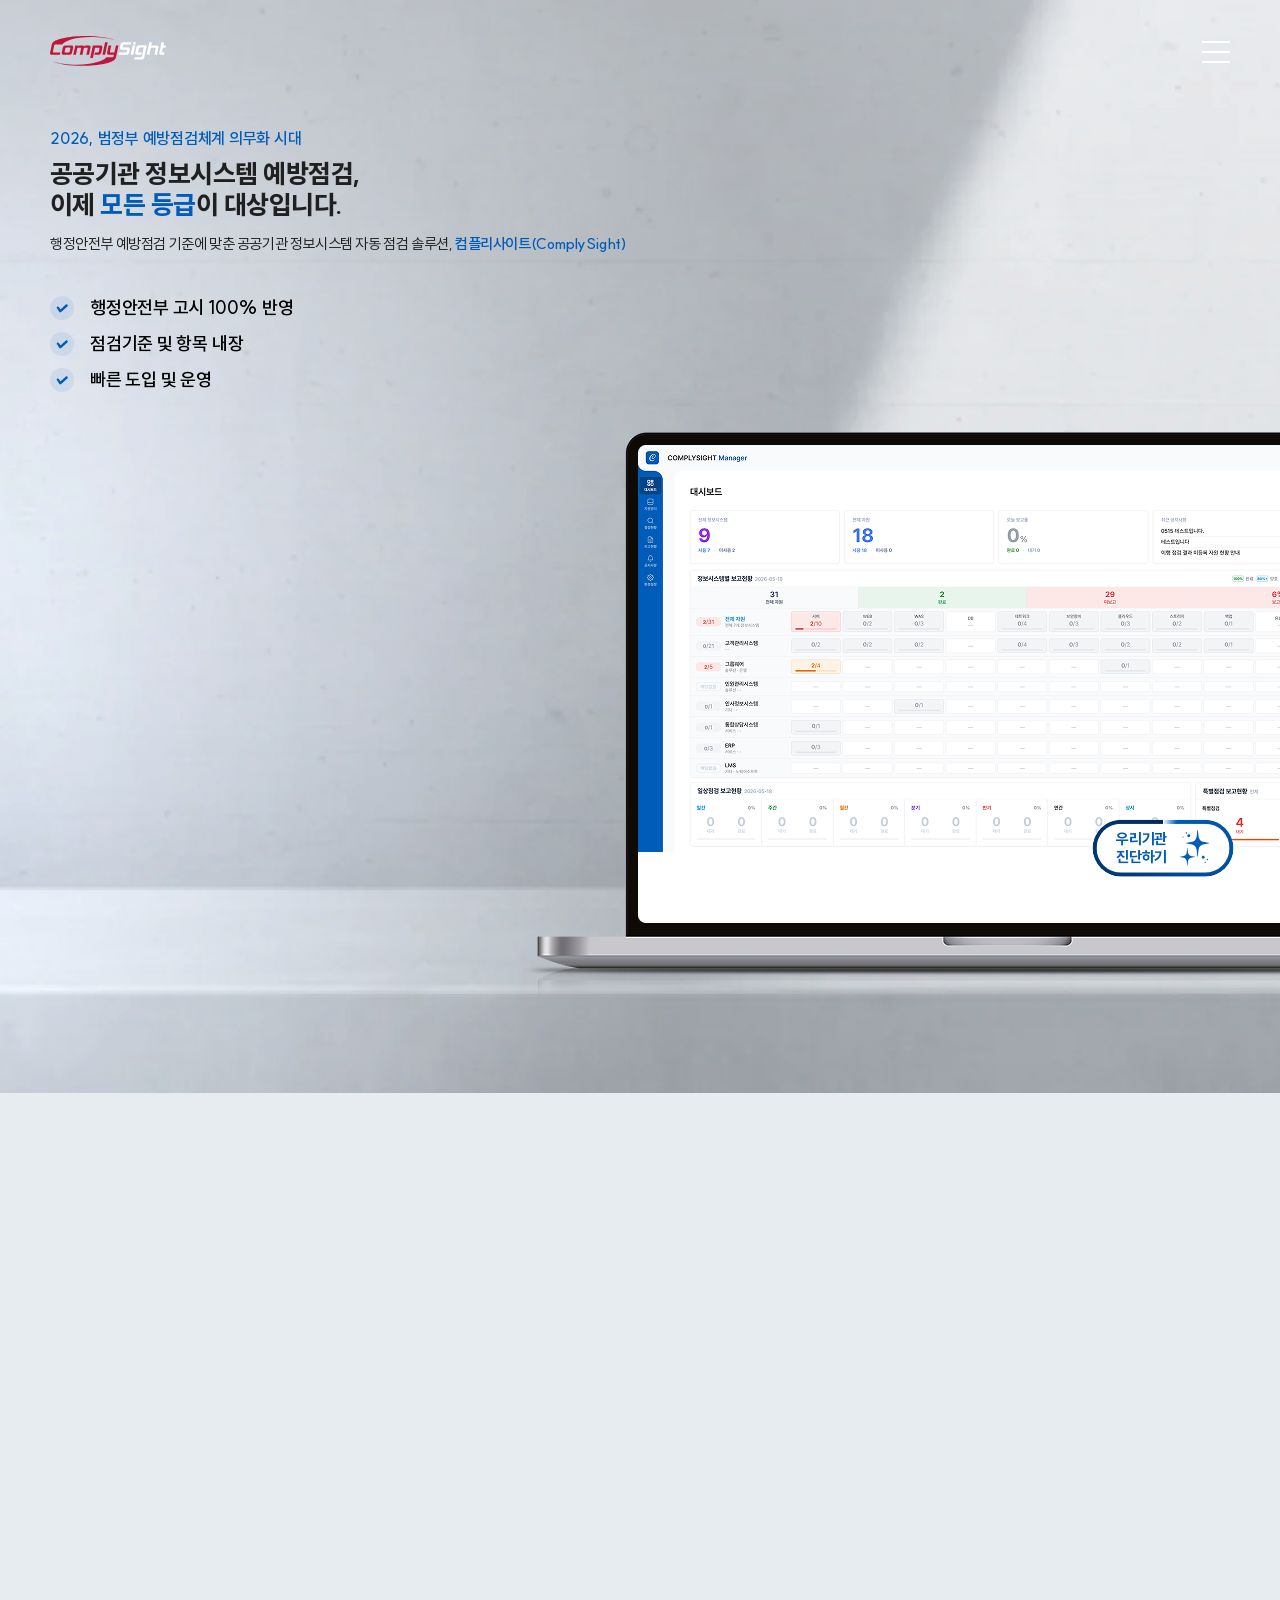
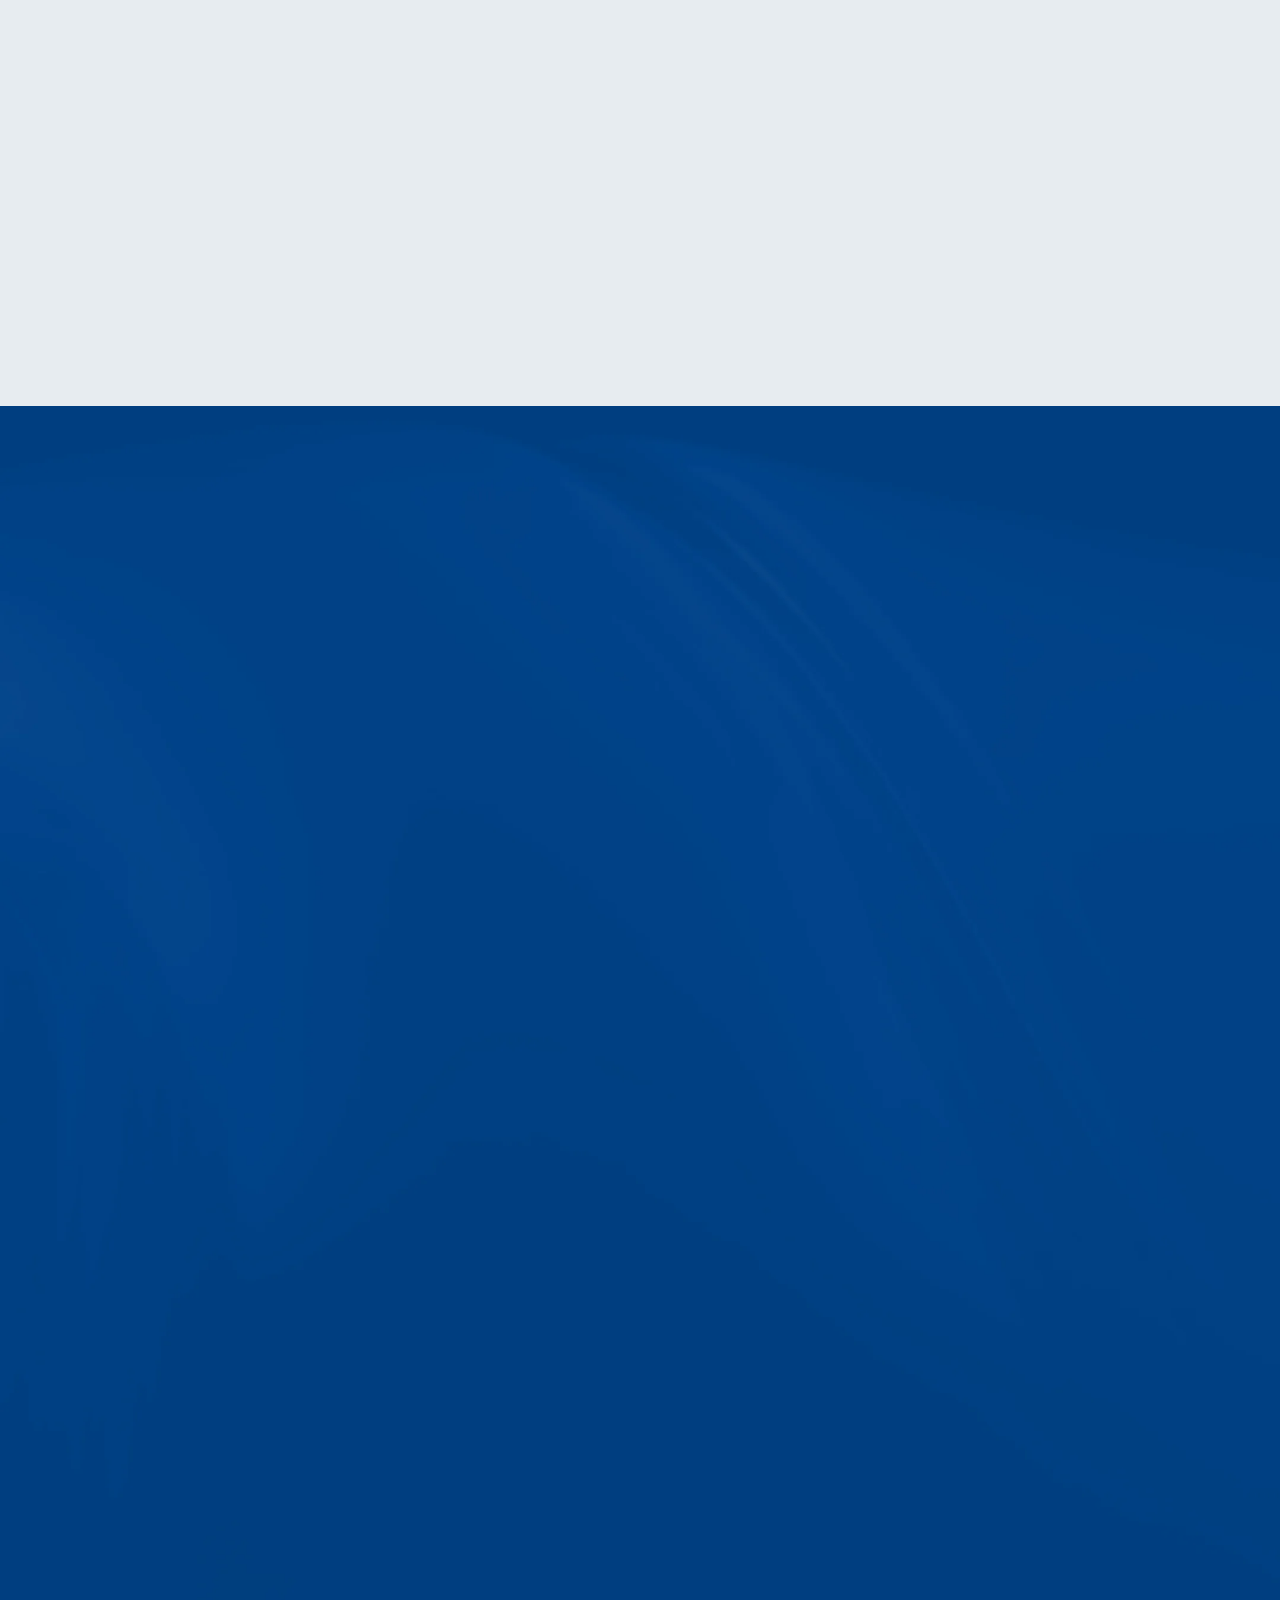
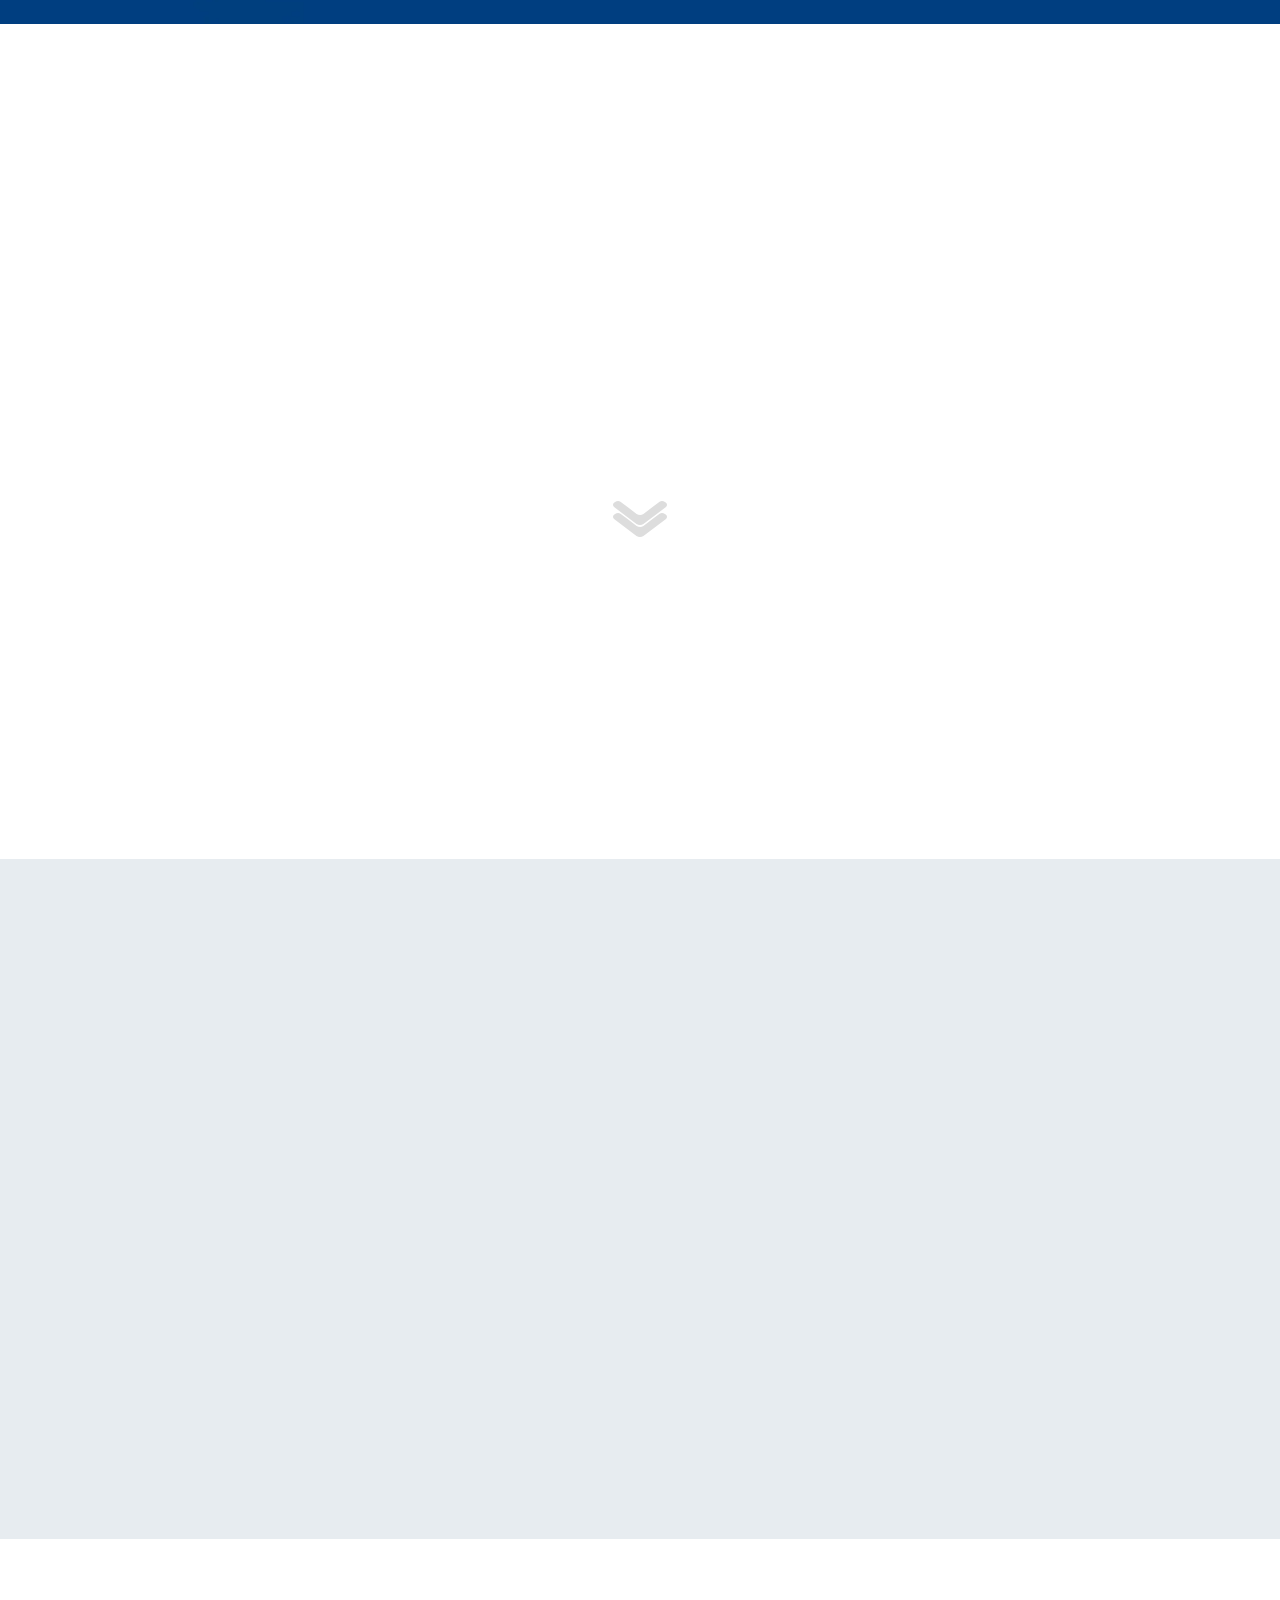
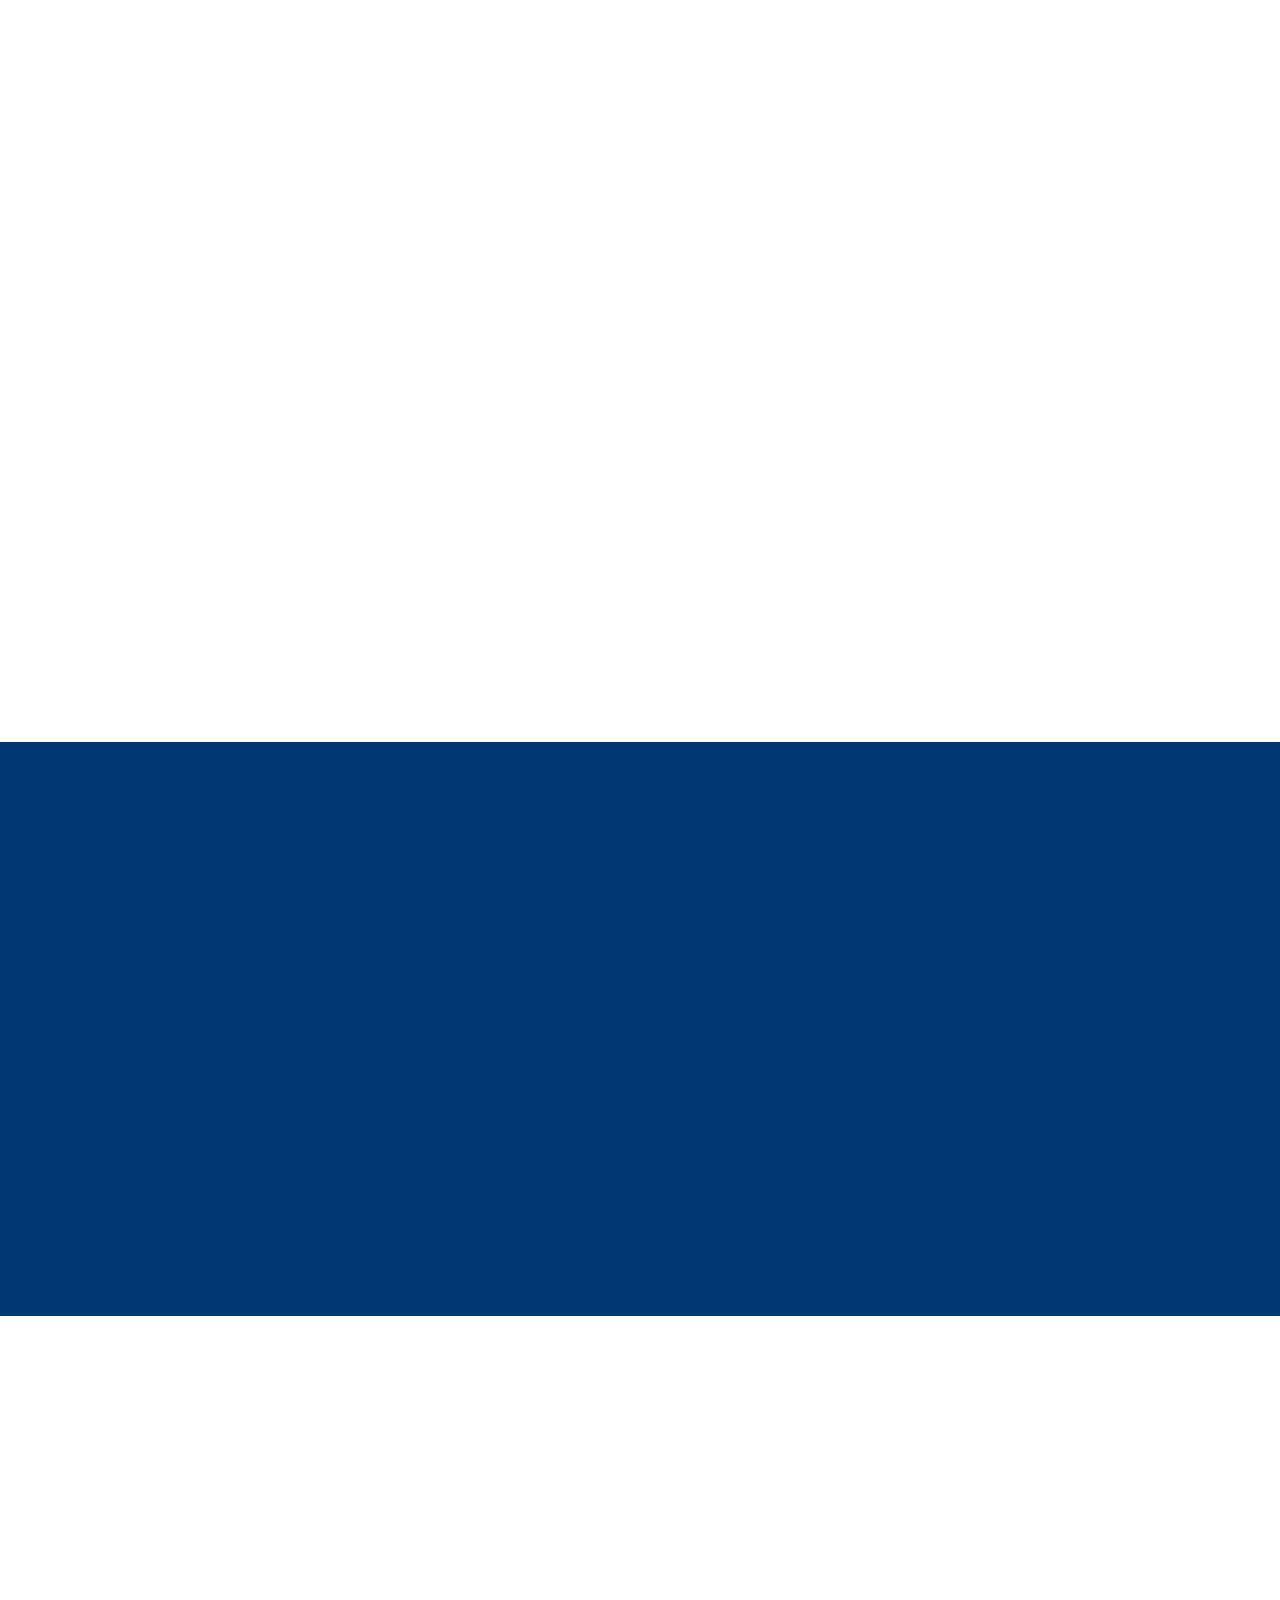
<file: index.html>
<!DOCTYPE html>
<html lang="ko">

<head>
	<meta charset="UTF-8">
	<meta name="viewport" content="width=device-width, initial-scale=1.0">
	<title>컴플리사이트</title>
	<link rel="icon" href="assets/icons/favicon.ico">
	<link rel="stylesheet" href="css/common.css">
	<link rel="stylesheet" href="css/main.css">

</head>

<body>
	<div id="wrapper">
		<div class="contents-wrap">
			<!-- 헤더 -->
			<div class="header" id="header">
				<div class="contents-wrap">
					<a class="logo" href="index.html">
						<svg class="logo-svg" width="150" height="39" viewBox="0 0 150 39" fill="none"
							xmlns="http://www.w3.org/2000/svg" role="img" aria-label="컴플리사이트 로고">
							<path
								d="M28.6652 20.8664C28.5383 21.564 28.3481 22.1982 28.0944 22.6422C27.9041 23.0861 27.587 23.4032 27.2699 23.6569C26.9528 23.9106 26.5088 24.1009 25.938 24.1643C25.3672 24.2277 24.733 24.2912 23.9085 24.2912H18.581C17.3126 24.2912 16.4247 24.1643 15.9173 23.9106C15.4099 23.6569 15.1562 23.1496 15.1562 22.3885C15.1562 21.9445 15.2197 21.4372 15.3465 20.8664L16.4881 15.6023C16.6784 14.9047 16.8686 14.2704 17.0589 13.8265C17.2492 13.3825 17.5663 13.002 17.8834 12.8117C18.2005 12.558 18.6445 12.4312 19.2153 12.3044C19.7226 12.2409 20.4203 12.1775 21.1813 12.1775H26.5088C27.2065 12.1775 27.7773 12.2409 28.2212 12.3044C28.6652 12.3678 29.0457 12.4946 29.2994 12.6215C29.5531 12.7483 29.7433 12.9386 29.8702 13.1923C29.997 13.446 29.997 13.7631 29.997 14.0802C29.997 14.5241 29.9336 15.0315 29.8068 15.6023L28.6652 20.8664ZM25.4941 19.6613L26.1283 16.7439C26.1917 16.3 26.2551 15.9828 26.2551 15.7926C26.2551 15.4755 26.1283 15.2852 25.938 15.1584C25.7477 15.0949 25.3038 15.0315 24.6061 15.0315H21.879C21.4985 15.0315 21.1813 15.0315 20.9277 15.0949C20.674 15.0949 20.4837 15.2218 20.2934 15.2852C20.1032 15.412 20.0397 15.5389 19.9129 15.7926C19.8495 16.0463 19.7226 16.3 19.6592 16.7439L19.025 19.6613C18.9616 20.1053 18.8981 20.4224 18.8981 20.6127C18.8981 20.9298 19.025 21.12 19.2153 21.2469C19.4055 21.3103 19.8495 21.3737 20.5471 21.3737H23.2743C23.7182 21.3737 24.0353 21.3737 24.289 21.3103C24.5427 21.2469 24.733 21.1835 24.9233 21.0566C25.0501 20.9298 25.1769 20.7395 25.3038 20.5492C25.3672 20.359 25.4306 20.0419 25.4941 19.6613Z"
								fill="#C01639" />
							<path
								d="M50.4845 24.2912H47.0597L48.6453 16.8073C48.7087 16.4268 48.7721 16.1097 48.7721 15.856C48.7721 15.5389 48.6453 15.3486 48.455 15.2218C48.2647 15.1584 47.8208 15.0949 47.1231 15.0949H45.7913C45.3473 15.0949 45.0302 15.0949 44.7765 15.1584C44.5228 15.2218 44.3325 15.2852 44.1423 15.412C44.0154 15.5389 43.8886 15.7292 43.7617 15.9194C43.6983 16.1731 43.5715 16.4268 43.5081 16.8073L41.9225 24.2912H38.4977L40.2735 15.856C40.2735 15.5389 40.1467 15.3486 39.9564 15.2218C39.7661 15.1584 39.3222 15.0949 38.6245 15.0949H37.3561C36.9121 15.0949 36.595 15.0949 36.3413 15.1584C36.0877 15.2218 35.8974 15.2852 35.7071 15.412C35.5803 15.5389 35.4534 15.7292 35.3266 15.9194C35.2632 16.1731 35.1363 16.4268 35.0729 16.8073L33.5508 24.2912H30.126L32.7263 12.1775H36.1511L35.834 13.6996C36.4682 12.6849 37.3561 12.1775 38.4343 12.1775H40.6541C41.8591 12.1775 42.747 12.3044 43.1909 12.4946C43.6983 12.6849 43.952 13.0654 44.0154 13.6362C44.2057 13.1923 44.5862 12.8752 45.0936 12.6215C45.6644 12.3678 46.2352 12.2409 46.806 12.2409H49.0258C50.2942 12.2409 51.2456 12.3678 51.7529 12.6215C52.2603 12.8752 52.514 13.3825 52.514 14.1436C52.514 14.5241 52.4506 15.0315 52.2603 15.6657L50.4845 24.2912Z"
								fill="#C01639" />
							<path
								d="M66.3402 20.8657C66.2133 21.5633 66.023 22.1976 65.7694 22.6415C65.5157 23.0855 65.262 23.466 64.8814 23.6563C64.5009 23.91 64.057 24.0368 63.5496 24.1637C63.0422 24.2271 62.3446 24.2905 61.5835 24.2905H57.3976L58.0318 21.3731H60.9493C61.3932 21.3731 61.7738 21.3731 62.0274 21.3097C62.2811 21.2462 62.4714 21.1828 62.6617 21.056C62.7885 20.9291 62.9154 20.7389 62.9788 20.5486C63.0422 20.3583 63.1056 20.0412 63.2325 19.7241L63.8667 16.8067C63.9301 16.4261 63.9935 16.109 63.9935 15.9188C63.9935 15.6016 63.8667 15.4114 63.6764 15.2845C63.4862 15.1577 63.0422 15.1577 62.3446 15.1577H58.2221L55.4315 28.4129H52.0067L55.4315 12.2403H64.3106C65.5791 12.2403 66.467 12.3671 66.9744 12.6208C67.4818 12.8745 67.7354 13.3819 67.7354 14.1429C67.7354 14.5869 67.672 15.0943 67.5452 15.6651L66.3402 20.8657Z"
								fill="#C01639" />
							<path d="M71.2225 24.2897H67.7978L71.2225 8.18044H74.6474L71.2225 24.2897Z"
								fill="#C01639" />
							<path class="logo-wm"
								d="M102.553 20.8673C102.363 21.565 102.173 22.1992 101.982 22.6432C101.792 23.0871 101.475 23.4042 101.158 23.6579C100.841 23.9116 100.397 24.1019 99.8261 24.1653C99.3187 24.2287 98.6211 24.2921 97.7966 24.2921H88.4735L89.1077 21.3747H97.1623C97.5429 21.3747 97.86 21.3747 98.1137 21.3113C98.3674 21.2479 98.5576 21.1845 98.7479 21.121C98.9382 20.9942 99.0016 20.8673 99.1284 20.6137C99.1918 20.36 99.3187 20.1063 99.3821 19.6623L99.4455 19.2818C99.509 18.8378 99.5724 18.5207 99.5724 18.3305C99.5724 17.8231 99.2553 17.6328 98.621 17.6328H93.6741C92.6594 17.6328 91.8983 17.4425 91.2641 16.9986C90.6933 16.5546 90.3762 15.9838 90.3762 15.2862C90.3762 15.2228 90.3762 15.0959 90.3762 15.0325C90.3762 14.9691 90.3762 14.8422 90.4396 14.7788L91.1372 11.5443C91.3275 10.8466 91.5177 10.2124 91.708 9.76845C91.8983 9.32449 92.2154 8.94396 92.5325 8.75369C92.8496 8.5 93.2936 8.37316 93.8644 8.24631C94.3718 8.18289 95.0694 8.11947 95.8305 8.11947H105.217L104.583 11.0369H96.5915C96.211 11.0369 95.8939 11.0369 95.6402 11.1003C95.3865 11.1637 95.1962 11.2272 95.006 11.2906C94.8157 11.4174 94.7523 11.5443 94.6254 11.798C94.562 12.0516 94.4352 12.3053 94.3717 12.7493L94.3083 13.1298C94.2449 13.5738 94.1815 13.8909 94.1815 14.0812C94.1815 14.3983 94.3083 14.5885 94.4986 14.7154C94.7523 14.7788 95.1328 14.8422 95.8305 14.8422H100.524C102.3 14.8422 103.187 15.6667 103.187 17.3791C103.187 17.6962 103.187 18.0133 103.124 18.3305L102.553 20.8673Z"
								fill="currentColor" />
							<path class="logo-wm"
								d="M107.689 24.2921H104.265L106.865 12.1785H110.29L107.689 24.2921ZM110.543 10.91H107.119L107.689 8.11947H111.114L110.543 10.91Z"
								fill="currentColor" />
							<path class="logo-wm"
								d="M122.023 26.9551C121.896 27.6527 121.706 28.2869 121.452 28.7309C121.262 29.1749 120.945 29.492 120.628 29.7457C120.311 29.9993 119.867 30.1896 119.296 30.253C118.725 30.3165 118.091 30.3799 117.266 30.3799H108.895L109.529 27.4625H116.632C117.013 27.4625 117.393 27.4625 117.647 27.399C117.901 27.3356 118.091 27.2722 118.281 27.1453C118.408 27.0185 118.535 26.8282 118.662 26.638C118.725 26.4477 118.852 26.1306 118.915 25.7501L121.199 15.0317H117.076C116.632 15.0317 116.252 15.0317 115.998 15.0951C115.744 15.1585 115.554 15.222 115.364 15.3488C115.237 15.4757 115.11 15.6659 115.047 15.8562C114.983 16.0465 114.92 16.3636 114.793 16.6807L114.159 19.5981C114.095 19.9786 114.032 20.2957 114.032 20.486C114.032 20.8031 114.159 20.9934 114.349 21.1202C114.539 21.2471 114.983 21.2471 115.681 21.2471H118.598L117.964 24.1645H113.715C112.446 24.1645 111.558 24.0377 111.051 23.784C110.544 23.5303 110.29 23.0229 110.29 22.2618C110.29 21.8179 110.353 21.3105 110.48 20.7397L111.622 15.4757C111.812 14.778 112.002 14.1438 112.193 13.6998C112.383 13.2559 112.7 12.8753 113.017 12.6216C113.334 12.368 113.778 12.2411 114.349 12.1143C114.856 12.0508 115.554 11.9874 116.315 11.9874H125.194L122.023 26.9551Z"
								fill="currentColor" />
							<path class="logo-wm"
								d="M138.39 24.2921H134.966L136.551 16.8083C136.615 16.3644 136.678 16.0473 136.678 15.857C136.678 15.5399 136.551 15.3496 136.361 15.2228C136.171 15.1593 135.727 15.0959 135.029 15.0959H132.302C131.858 15.0959 131.541 15.0959 131.287 15.1593C131.034 15.2228 130.843 15.2862 130.653 15.413C130.526 15.5399 130.399 15.7301 130.272 15.9204C130.209 16.1741 130.082 16.4278 130.019 16.8083L128.433 24.2921H125.008L128.433 8.11947H131.858L130.653 13.7006C131.287 12.6859 132.175 12.1785 133.253 12.1785H136.868C138.137 12.1785 139.025 12.3053 139.532 12.559C140.039 12.8127 140.293 13.3201 140.293 14.0812C140.293 14.5251 140.23 15.0325 140.103 15.6033L138.39 24.2921Z"
								fill="currentColor" />
							<path class="logo-wm"
								d="M147.463 24.2897H144.673C143.404 24.2897 142.516 24.1628 142.009 23.9092C141.501 23.6555 141.248 23.1481 141.248 22.387C141.248 21.9431 141.311 21.4357 141.438 20.8649L144.102 8.18044H147.527L146.639 12.176H150L149.366 15.0935H146.068L145.116 19.6599C145.053 20.1038 144.99 20.4209 144.99 20.6112C144.99 20.9283 145.116 21.1186 145.307 21.2454C145.497 21.3088 145.941 21.3723 146.639 21.3723H148.097L147.463 24.2897Z"
								fill="currentColor" />
							<path
								d="M45.9811 0C23.4662 0 4.94694 4.24929 2.79058 9.64018C2.79058 9.70361 2.72716 9.70361 2.72716 9.76703C2.47347 10.211 2.34662 10.7818 2.15636 11.5429L0.190269 20.8659C0.0634242 21.4367 0 21.9441 0 22.3881C0 23.1491 0.25369 23.6565 0.761068 23.9102C1.26845 24.1639 2.15636 24.2907 3.4248 24.2907H12.8113L13.4455 21.3733H5.39089C4.75667 21.3733 4.31271 21.3099 4.05903 21.2465C3.86876 21.183 3.74191 20.9293 3.74191 20.6122C3.74191 20.4854 3.80534 20.1683 3.86876 19.6609L5.32747 12.6845C5.39089 12.3039 5.45432 12.0502 5.58116 11.7965C5.64458 11.5429 5.77143 11.416 5.96169 11.2892C6.08854 11.1623 6.34223 11.0989 6.59592 11.0355C6.8496 10.9721 7.16672 10.9721 7.61067 10.9721H15.7921C19.4706 6.08854 32.9162 1.33187 52.3868 1.33187C65.3883 1.33187 76.9312 2.98085 84.2882 5.51774C76.8044 2.2832 62.4709 0 45.9811 0Z"
								fill="#C01639" />
							<path
								d="M85.2398 12.1775L83.2737 21.3737H79.1512C78.517 21.3737 78.073 21.3103 77.8194 21.2469C77.6291 21.12 77.5022 20.9298 77.5022 20.6127C77.5022 20.359 77.5657 20.1053 77.6291 19.7248L79.2146 12.1775H75.7898L73.9506 20.8664C73.8237 21.4372 73.7603 22.008 73.7603 22.3885C73.7603 23.1496 74.014 23.6569 74.5214 23.9106C75.0288 24.1643 75.9167 24.2912 77.1851 24.2912H82.6394L82.3223 25.8133C82.2589 26.1938 82.1955 26.5109 82.0686 26.7012C82.0052 26.8915 81.8784 27.0817 81.6881 27.2086C81.5613 27.3354 81.3076 27.3988 81.0539 27.4623C80.8002 27.5257 80.4831 27.5257 80.0391 27.5257H72.9358C69.2573 32.4092 54.7336 37.1025 35.3264 37.1025C22.3249 37.1025 10.782 35.4535 3.42503 32.9166C10.782 36.278 25.1154 38.5612 41.6052 38.5612C63.9299 38.5612 82.3223 34.3753 84.7324 29.0478C84.7958 28.9844 84.7958 28.921 84.8592 28.8576C85.0495 28.4136 85.2398 27.8428 85.43 27.0817L88.5377 12.3044H85.2398V12.1775Z"
								fill="#C01639" />
						</svg>
					</a>
					<!-- pc용 -->
					<ul class="gnb lg-none">
						<li><a href="#features" class="gnb-menu">컴플리사이트</a></li>
						<li><a href="#pricing" class="gnb-menu">매니저</a></li>
						<li><a href="#contact" class="gnb-menu">센티널</a></li>
						<li><a href="#contact" class="gnb-menu">가격</a></li>
					</ul>
					<div class="buttons lg-none">
						<a href="#" class="btn introbtn blackbg">예방점검 항목 확인</a>
						<a href="#" class="btn introbtn bluebg">도입 문의</a>
					</div>
					<!-- //pc용 -->
					<button type="button" class="btn btn-hamburger" aria-label="메뉴 열기" aria-expanded="false"
						data-target=".menuPop">
						<span></span>
					</button>
				</div>
				<!-- 모바일 메뉴 패널 -->
				<div class="layerPop menuPop">
					<div class="layerbg backdrop"></div>
					<div class="layerPop-contents">
						<ul class="contents-top">
							<li class="logos">
								<a href="index.html" class="logo"></a>
							</li>

						</ul>
						<div class="layerPop-maincontent">
							<ul class="menus">
								<li class="menu">
									<a href="#" class="menu-tit">컴플리사이트</a>
								</li>
								<li class="menu">
									<a href="#" class="menu-tit">
										매니저
									</a>
								</li>
								<li class="menu">
									<a href="#" class="menu-tit">
										센티널
									</a>
								</li>
								<li class="menu">
									<a href="#" class="menu-tit">
										가격
									</a>
								</li>
							</ul>
							<div class="buttons popbottomBtn">
								<a href="#" class="btn intro-smallbtn blackbg">예방점검 항목 확인</a>
								<a href="#" class="btn intro-smallbtn bluebg">도입 문의</a>
							</div>
						</div>

					</div>
				</div>
			</div>
			<!-- //헤더 -->

			<div class="container">
				<!-- Part1: 컴플리사이트 인트로 -->
				<section class="section1 scene" data-scene="hero">
					<div class="contents-wrap">
						<div class="visual-contents">
							<div class="visual-top">
								<p class="visual-subtit">2026, 범정부 예방점검체계 의무화 시대</p>
								<p class="visual-tit">공공기관 정보시스템 예방점검,<br>
									이제 <span class="blue-txt">모든 등급</span>이 대상입니다.</p>
							</div>
							<p class="visual-middle">행정안전부 예방점검 기준에 맞춘 공공기관 정보시스템 자동 점검 솔루션,<br class="lg-block">
								<span class="blue-txt visual-name">컴플리사이트(ComplySight)</span>
							</p>
							<ul class="visual-bottom">
								<li class="visual-point">
									행정안전부 고시 100% 반영
								</li>
								<li class="visual-point">
									점검기준 및 항목 내장
								</li>
								<li class="visual-point">
									빠른 도입 및 운영
								</li>
							</ul>
						</div>
						<div class="visual-image">
							<img src="assets/images/section1-laptop.png" alt="">

						</div>
						<!-- 플로팅 진단 버튼 (PC: 우하단 고정 / 모바일: 중앙 타원 고정) -->
						<a href="#" class="float-diagnose" aria-label="우리기관 진단하기">
							<span class="float-diagnose-txt"><span class="fd-line1">우리기관</span> <span
									class="fd-line2">진단하기</span></span>
							<img class="float-diagnose-ico" src="assets/icons/btn-float.svg" alt="">
						</a>
					</div>
				</section>
				<!-- //Part1: 컴플리사이트 인트로 -->

				<!-- Part2: 수작업 문제점 -->
				<section class="section2 scene" data-scene="problem">
					<div class="contents-wrap">
						<div class="section-head">
							<p class="section-tit">의무화된 예방점검 체계,<br>아직도 수작업으로 관리하고 계신가요?</p>
							<p class="section-subtit">흩어진 자료와 반복되는 수작업은 비효율 초래하며, <br class="md-block">결정적인 순간에 리스크로
								돌아옵니다.</p>
						</div>
						<ul class="cards">
							<li class="card">
								<div class="card-ico">
									<img src="assets/icons/section2-icon1.svg" alt="">
								</div>
								<div class="card-contents">
									<p class="card-tit">시스템별 자료 분산</p>
									<p class="card-desc">"서버, DB, WAS, 보안장비별 자료가<br class="lg-block">
										흩어져 점검 준비에 시간이 소요됩니다."</p>
									<p class="card-danger">자료 누락 위험</p>
								</div>
							</li>
							<li class="card">
								<div class="card-ico">
									<img src="assets/icons/section2-icon2.svg" alt="">
								</div>
								<div class="card-contents">
									<p class="card-tit">수기 점검의 한계</p>
									<p class="card-desc">"담당자마다 체크 방식이 달라<br class="lg-block">
										결과의 일관성이 떨어집니다."</p>
									<p class="card-danger">Human Error 발생</p>
								</div>
							</li>
							<li class="card">
								<div class="card-ico">
									<img src="assets/icons/section2-icon3.svg" alt="">
								</div>
								<div class="card-contents">
									<p class="card-tit">반복되는 보고서 작성</p>
									<p class="card-desc">"정기보고서(일·월·분기) 및 감사 보고서를<br class="lg-block">
										매번 수작업으로 취합합니다."</p>
									<p class="card-danger">보고서 취합 지연</p>
								</div>
							</li>
							<li class="card">
								<div class="card-ico">
									<img src="assets/icons/section2-icon4.svg" alt="">
								</div>
								<div class="card-contents">
									<p class="card-tit">이력 추적의 어려움</p>
									<p class="card-desc">"언제, 누가, 어떤 기준으로<br class="lg-block">
										점검했는지 증빙하기 어렵습니다."</p>
									<p class="card-danger">감사 대응 리스크</p>
								</div>
							</li>
						</ul>
					</div>
				</section>
				<!-- //Part2: 수작업 문제점 -->

				<!-- Part3: 자동화 점검 항목-->
				<section class="section3 scene" data-scene="table">
					<div class="contents-wrap">
						<div class="section-head">
							<p class="section-tit white-txt">행정안전부 기준,<br>
								이제 <span class="yellow-txt">자동화 점검</span>이 요구됩니다.</p>
						</div>
						<ul class="rev-contents">
							<li class="rev-left">
								<p class="rev-label">핵심 변화 3가지</p>
								<div class="change-row">
									<div class="change-item">
										<span class="change-pill">적용대상</span>
										<p class="change-from">기존 1·2등급 중심에서</p>
										<p class="change-to lightred-txt">1·2·3·4등급 전체 확대</p>
									</div>
									<div class="change-item">
										<span class="change-pill">점검체계</span>
										<p class="change-from">정보시스템 예방점검</p>
										<p class="change-to yellow-txt">3개 분야, 8개 점검 항목</p>
									</div>
									<div class="change-item">
										<span class="change-pill">운영방식</span>
										<p class="change-from">수작업 누락 방지를 위한</p>
										<p class="change-to lightgreen-txt">자동화 도구 활용 권고</p>
									</div>
								</div>
								<p class="rev-label product-label">지원 대상 자원 및 제품</p>
								<ul class="product-grid">
									<li class="product-card">
										<p class="product-tit">서버(OS)</p>
										<p class="product-sub">LIN** AIX Solaris</p>
									</li>
									<li class="product-card">
										<p class="product-tit">WEB</p>
										<p class="product-sub">Apa** Web***</p>
									</li>
									<li class="product-card">
										<p class="product-tit">WAS</p>
										<p class="product-sub">Tom** JE**</p>
									</li>
									<li class="product-card">
										<p class="product-tit">DBMS</p>
										<p class="product-sub">ORA*** MS ***</p>
									</li>
									<li class="product-card">
										<p class="product-tit">네트워크</p>
										<p class="product-sub">CIS** JUNI***</p>
									</li>
									<li class="product-card">
										<p class="product-tit">보안</p>
										<p class="product-sub">시큐** 퓨****</p>
									</li>
									<li class="product-card">
										<p class="product-tit">클라우드</p>
										<p class="product-sub">-</p>
									</li>
									<li class="product-card">
										<p class="product-tit">스토리지</p>
										<p class="product-sub">DE** HITA***</p>
									</li>
									<li class="product-card">
										<p class="product-tit">백업</p>
										<p class="product-sub">Comm*****</p>
									</li>
								</ul>
							</li>
							<li class="rev-right">
								<p class="rev-label">정보시스템 예방점검 3개분야, 8개점검 항목</p>
								<div class="table-scroll">
									<table class="table">
										<colgroup>
											<col style="width: 15%">
											<col style="width: 15%">
											<col style="width: 28%">
											<col style="width: 10%">
											<col style="width: 10%">
											<col style="width: 10%">
											<col style="width: 10%">
										</colgroup>
										<thead>
											<tr>
												<th rowspan="2">분야</th>
												<th rowspan="2">주기</th>
												<th rowspan="2">예방점검 항목</th>
												<th colspan="4">정보시스템 등급</th>
											</tr>
											<tr>
												<th class="br-none">A1</th>
												<th class="br-none">A2</th>
												<th class="br-none">A3</th>
												<th>A4</th>
											</tr>
										</thead>
										<tbody>
											<tr class="grp">
												<td rowspan="3" class="title">일상점검</td>
												<td class="txt-bold">매일</td>
												<td class="txt-left">상태 점검</td>
												<td class="txt-bold">필수</td>
												<td class="txt-bold">필수</td>
												<td class="txt-bold">필수</td>
												<td class="txt-bold">필수</td>
											</tr>
											<tr class="grp">
												<td class="txt-bold">매일</td>
												<td class="txt-left">서비스 점검</td>
												<td class="txt-bold">필수</td>
												<td class="txt-bold">필수</td>
												<td class="txt-bold">필수</td>
												<td class="txt-bold">필수</td>
											</tr>
											<tr class="grp">
												<td class="txt-bold">매월</td>
												<td class="txt-left">유효성 점검</td>
												<td class="txt-bold">필수</td>
												<td class="txt-bold">필수</td>
												<td class="txt-bold">필수</td>
												<td class="txt-bold">필수</td>
											</tr>
											<tr>
												<td rowspan="4" class="title">특별점검</td>
												<td class="txt-light">매년</td>
												<td class="txt-left">오프라인 점검</td>
												<td class="txt-bold">필수</td>
												<td class="txt-bold">필수</td>
												<td class="txt-bold">필수</td>
												<td class="txt-bold">권고</td>
											</tr>
											<tr>
												<td class="txt-light">매년</td>
												<td class="txt-left">다중화 점검</td>
												<td class="txt-bold">필수</td>
												<td class="txt-bold">필수</td>
												<td class="txt-bold">필수</td>
												<td class="txt-bold">권고</td>
											</tr>
											<tr>
												<td class="txt-light">매년</td>
												<td class="txt-left">성능 점검</td>
												<td class="txt-bold">필수</td>
												<td class="txt-bold">필수</td>
												<td class="txt-bold">필수</td>
												<td class="txt-bold">권고</td>
											</tr>
											<tr>
												<td class="txt-light">특정기간</td>
												<td class="txt-left">업무집중기간 점검</td>
												<td class="txt-bold">필수</td>
												<td class="txt-bold">필수</td>
												<td class="txt-bold">필수</td>
												<td class="txt-bold">권고</td>
											</tr>
											<tr>
												<td class="title">구조진단</td>
												<td class="txt-light">필요시</td>
												<td class="txt-left">구조진단 및 개선</td>
												<td class="txt-bold">필수</td>
												<td class="txt-bold">필수</td>
												<td class="txt-bold">필수</td>
												<td class="txt-bold">-</td>
											</tr>
										</tbody>
									</table>
								</div>
							</li>
						</ul>
					</div>
				</section>
				<!-- //Part3: 자동화 점검 항목-->

				<!-- Part4: 자동관리-->
				<section class="section4 scene" data-scene="after">
					<div class="contents-wrap">
						<div class="section-head">
							<p class="section-tit">의무화된 예방점검 체계 대응의<br class="lg-block">
								핵심은 자동화입니다.</p>
							<p class="section-subtit">컴플리사이트는 기존의 개별 수작업 중심 점검 방식을 벗어나, 점검 기준 설정부터 리포트 생성까지 전 과정을
								자동화합니다.</p>
						</div>
						<ul class="before-after">
							<li class="before">
								<p class="maintit">BEFORE <span class="subtit">개별 관리 · 수동 관리</span></p>
								<ul class="smallboxs">
									<li class="smallbox">기준 해석</li>
									<li class="smallbox">수동 점검</li>
									<li class="smallbox">육안 판별</li>
									<li class="smallbox">수기 보고서 작성</li>
									<li class="smallbox">수치 모니터링</li>
									<li class="smallbox">수기 보고</li>
									<li class="smallbox">수동 조치</li>
									<li class="smallbox">이력 추적</li>
								</ul>
							</li>
							<li class="arrow-down" aria-hidden="true">
								<svg width="54" height="36" viewBox="0 0 54 36" fill="none"
									xmlns="http://www.w3.org/2000/svg">
									<path class="chevron chevron-lower" fill-rule="evenodd" clip-rule="evenodd"
										d="M52.3266 18.5545L30.4272 34.9503C28.4242 36.3499 25.4864 36.3499 23.4834 34.9503L1.71747 18.5545C-0.285526 17.0549 -0.686126 15.0554 1.31687 13.5558L2.11807 12.9559C3.85401 11.8562 5.85701 11.5563 7.45941 12.856C12.8007 16.8549 18.2756 20.9539 23.617 24.9529C25.62 26.3525 28.5577 26.3525 30.4272 24.9529C35.902 20.9539 41.2434 16.8549 46.5847 12.856C48.1871 11.5563 50.1901 11.8562 51.926 12.9559L52.7272 13.5558C54.7302 15.0554 54.1961 17.0549 52.3266 18.5545Z"
										fill="#DDDDDD" />
									<path class="chevron chevron-upper" fill-rule="evenodd" clip-rule="evenodd"
										d="M52.3266 6.5545L30.4272 22.9503C28.4242 24.3499 25.4864 24.3499 23.4834 22.9503L1.71747 6.5545C-0.285526 5.05489 -0.686126 3.0554 1.31687 1.55579L2.11807 0.955947C3.85401 -0.14377 5.85701 -0.443692 7.45941 0.855972C12.8007 4.85494 18.2756 8.95388 23.617 12.9529C25.62 14.3525 28.5577 14.3525 30.4272 12.9529C35.902 8.95388 41.2434 4.85494 46.5847 0.855972C48.1871 -0.443692 50.1901 -0.14377 51.926 0.955947L52.7272 1.55579C54.7302 3.0554 54.1961 5.05489 52.3266 6.5545Z"
										fill="#DDDDDD" />
								</svg>

							</li>
							<li class="after">
								<p class="maintit blue-txt">AFTER <span class="subtit blue-txt">통합관리 · <span
											class="auto-emph"><i>자</i><i>동</i> <i>관</i><i>리</i></span></span></p>
								<ul class="smallboxs type1">
									<li class="smallbox bluebg">
										기준 내재화
										<p class="smallbox-subtit">AUTO</p>
									</li>
									<li class="smallbox bluebg">
										데이터 확보
										<p class="smallbox-subtit">AUTO</p>
									</li>
									<li class="smallbox bluebg">
										상태 판별
										<p class="smallbox-subtit">AUTO</p>
									</li>
									<li class="smallbox bluebg">
										리포트 생성
										<p class="smallbox-subtit">AUTO</p>
									</li>
									<li class="smallbox bluebg">
										점검 이력 자동 기록
										<p class="smallbox-subtit">AUTO</p>
									</li>
								</ul>
							</li>
						</ul>
					</div>
				</section>
				<!-- //Part4: 자동관리-->

				<!-- Part5: 프로세스-->
				<section class="section5 scene" data-scene="system">
					<div class="contents-wrap">
						<div class="section-head">
							<p class="section-tit">흩어진 예방점검 업무를<br>
								하나의 프로세스로 통합합니다.</p>
							<p class="section-subtit">컴플리사이트는 점검 기준 입력부터 결과 보고까지, <br class="md-block">흩어진 점검 정보를 하나의
								프로세스로 통합합니다.</p>
						</div>
						<div class="ipo-flow">
							<div class="ipo-card ipo-input">
								<p class="ipo-head"><span class="ipo-pill dark">INPUT</span> 입력 데이터</p>
								<h3>점검 기준 · 시스템 정보</h3>
								<ul class="ipo-list">
									<li><b>시스템 구성 정보</b><span>자산 대장·네트워크 구조</span></li>
									<li><b>서버·DB·WAS 설정값</b><span>실시간 수집 대상</span></li>
									<li><b>점검 기준</b><span>행정안전부·기관 고유</span></li>
									<li><b>운영 환경 정보</b><span>보안 정책·권한 구조</span></li>
								</ul>
							</div>
							<div class="ipo-card ipo-process ">
								<p class="ipo-head"><span class="ipo-pill dark">PROCESS</span> 처리 로직</p>
								<h3>자동화된 점검 엔진</h3>
								<ul class="ipo-list">
									<li><b>기준 기반 비교</b><span>사전 정의된 기준과 자동 대조</span></li>
									<li><b>항목별 자동 판별</b><span>정상 주의 위험 상태 자동 분류</span></li>
									<li><b>결과 통합</b><span>시스템 담당자 단위로 결과 집계</span></li>
									<li><b>예외 검토 플래그</b><span>판단 필요 항목만 담당자에게 전달</span></li>
								</ul>
							</div>
							<div class="ipo-card ipo-output ">
								<p class="ipo-head"><span class="ipo-pill dark">OUTPUT</span> 결과물</p>
								<h3>신뢰 가능한 산출물</h3>
								<ul class="ipo-list">
									<li><b>점검 결과 리포트</b><span>표준 양식 · 자동 생성</span></li>
									<li><b>항목별 증빙</b><span>원천 데이터 포함</span></li>
									<li><b>이력 로그</b><span>타임스탬프 기록</span></li>
									<li><b>관리 대시보드</b><span>실시간 현황 집계</span></li>
								</ul>
							</div>
						</div>
					</div>
				</section>
				<!-- //Part5: 프로세스-->

				<!-- Part6: sentinel&manager-->
				<section class="section6" data-scene="one">
					<div class="contents-wrap">
						<div class="section-head">
							<p class="section-tit">점검보고, 보고확인<br>
								보고자와 관리자 모두 하나의 시스템으로</p>
							<p class="section-subtit">컴플리사이트는 현장에서 데이터를 수집하는 Sentinel과 관리자가 결과를 운영하는 Manager, 두 제품이
								실시간으로 연결된 통합 솔루션입니다.</p>
						</div>
						<div class="product-cols">
							<div class="product-col ">
								<p class="product-tag"><span class="ipo-pill green">SENTINEL</span> 자동 수집 · 증적 관리</p>
								<div class="product-shot">
									<img src="assets/images/section6-img1.png" alt="Sentinel 점검 결과 조회 화면">
								</div>
								<h3>자원으로부터 <span class="sentinel-txt">점검 데이터를 자동 수집</span></h3>
								<ul class="check-list green-check">
									<li>Web·WAS·DB·Server 자동 데이터 수집</li>
									<li>점검 기준에 따른 상태 자동 판별</li>
									<li>원천 증적 타임스탬프 자동 보관</li>
									<li>예약·즉시 실행 유연한 스케줄링</li>
								</ul>
							</div>
							<div class="product-col ">
								<p class="product-tag"><span class="ipo-pill blue">MANAGER</span> 통합 관리 · 대시보드</p>
								<div class="product-shot">
									<img src="assets/images/section6-img2.png" alt="Manager 통합 대시보드 화면">
								</div>
								<h3>점검 기준, 판별 결과, 리포트, <br class="md-block"><span class="manager-txt">점검 이력을 통합
										관리</span></h3>
								<ul class="check-list blue-check">
									<li>행정안전부 기준·기관 커스텀 룰 내재화</li>
									<li>상태 자동 판별 및 대시보드 시각화</li>
									<li>정기·감사 보고서 자동 생성</li>
									<li>기관·부서·직무별 권한 관리</li>
								</ul>
							</div>
						</div>
					</div>
				</section>
				<!-- //Part6: sentinel&manager-->

				<!-- Part7: 프로세스 장점-->
				<section class="section7 scene" data-scene="benefit">
					<div class="contents-wrap">
						<div class="section-head">
							<p class="section-tit white-txt">도입 이후,<br class="lg-block">
								예방점검 업무는 체계적으로 운영됩니다.</p>
							<p class="section-subtit white-txt">기준은 내재화, 점검은 자동화, 결과는 보고서로!</p>
						</div>
						<div class="benefit-grid">
							<div class="benefit-card whitebg">
								<div class="benefit-ico"><img src="assets/icons/section7-icon1.svg" alt=""></div>
								<div>
									<h3>반복 업무 감소</h3>
									<p>수집·분석·보고서 작성 등 반복되던 수작업이 자동화됩니다.</p>
								</div>
							</div>
							<div class="benefit-card bluebg ">
								<div class="benefit-ico"><img src="assets/icons/section7-icon2.svg" alt=""></div>
								<div>
									<h3>점검 정확도 향상</h3>
									<p>Human Error가 제거되고, 시스템이 동일기준으로 판단합니다.</p>
								</div>
							</div>
							<div class="benefit-card whitebg">
								<div class="benefit-ico"><img src="assets/icons/section7-icon3.svg" alt=""></div>
								<div>
									<h3>관리 일원화</h3>
									<p>흩어진 점검 정보가 하나의 대시보드에서 일원화됩니다.</p>
								</div>
							</div>
							<div class="benefit-card bluebg ">
								<div class="benefit-ico"><img src="assets/icons/section7-icon4.svg" alt=""></div>
								<div>
									<h3>감사·사후 대응 용이</h3>
									<p>이력과 증적이 자동보관되어 언제든 즉시 제시할 수 있습니다.</p>
								</div>
							</div>
							<div class="benefit-card whitebg">
								<div class="benefit-ico"><img src="assets/icons/section7-icon5.svg" alt=""></div>
								<div>
									<h3>업무 표준화</h3>
									<p>담당자가 바뀌어도 동일한 기준과 절차로 점검이 이어집니다.</p>
								</div>
							</div>
							<div class="benefit-card bluebg ">
								<div class="benefit-ico"><img src="assets/icons/section7-icon6.svg" alt=""></div>
								<div>
									<h3>본질 업무 집중</h3>
									<p>담당자는 결과검토와 개선 기획 등 본질적 업무에 집중합니다.</p>
								</div>
							</div>
						</div>
					</div>
				</section>
				<!-- //Part7: 프로세스 장점-->

				<!-- Part8: 로드맵-->
				<section class="section8 scene" data-scene="ai">
					<div class="contents-wrap">
						<div class="section-head">
							<p class="section-tit ">컴플리사이트는<br>
								AI 기반 운영 플랫폼으로 진화합니다.</p>
							<p class="section-subtit ">점검 자동화로 데이터를 축적하고 이를 기반으로 <br class="md-block">운영 판단을 돕는 AI 플랫폼으로
								거듭납니다.</p>
						</div>
						<p class="road-label ">• 컴플리사이트 AI 미래비전과 단계별 확장 로드맵</p>
						<div class="roadmap ">
							<div class="road-col">
								<div class="road-step s1">
									<p class="road-stage blue-txt">1단계 — 현재</p>
									<h3 class="blue-txt">예방점검체계 자동화</h3>
								</div>
								<ul class="check-list blue-check">
									<li>점검 결과 및 증적 자동 수집</li>
									<li>점검 보고서 자동 생성</li>
								</ul>
							</div>
							<div class="road-col">
								<div class="road-step s2">
									<p class="road-stage white-txt">2단계 — 2026년</p>
									<h3 class="white-txt">AI 기반 운영 지식화</h3>
								</div>
								<ul class="check-list blue-check">
									<li>자원별 매뉴얼 통합 학습</li>
									<li>운영/장애 내용 질의응답</li>
								</ul>
							</div>
							<div class="road-col">
								<div class="road-step s3">
									<p class="road-stage white-txt">3단계</p>
									<h3 class="white-txt">AI 기반 조치 추천</h3>
								</div>
								<ul class="check-list blue-check">
									<li>장애 상황별 대응 시나리오 추천</li>
									<li>내부 규정 등 다양한 분야까지</li>
								</ul>
							</div>
							<div class="road-col">
								<div class="road-step s4">
									<p class="road-stage white-txt">4단계</p>
									<h3 class="white-txt">AI 기반 선제 관리</h3>
								</div>
								<ul class="check-list blue-check">
									<li>원인 근거 제공</li>
									<li>선제 점검/조치 장비 Top n 제공</li>
								</ul>
							</div>
						</div>
					</div>
				</section>
				<!-- //Part8: 로드맵-->

				<!-- 도입&진단 버튼 -->
				<div class="cta-box">
					<p class="section-tit txt-center">예방점검체계 의무화,<br class="md-block">'컴플리사이트'로 준비하세요.</p>
					<div class="buttons">
						<a href="" class="btn cta blackbg white-txt">우리기관 진단하기</a>
						<a href="" class="btn cta bluebg white-txt">도입문의</a>
					</div>
				</div>
				<!-- //도입&진단 버튼 -->


			</div>
			<div class="footer">
				<p class="footer-brand">COMPLYSIGHT(컴플리사이트)</p>
				<p class="footer-desc">공공기관·정보시스템 예방점검 업무를 <br class="md-block">자동화하는 컴플라이언스 솔루션.</p>
				<p class="footer-copy">© 2026 Knowwhere Soft. All rights reserved.</p>
			</div>
		</div>

	</div>



	<script src="https://code.jquery.com/jquery-3.7.1.min.js"></script>
	<script src="js/main.js"></script>
</body>

</html>
</file>
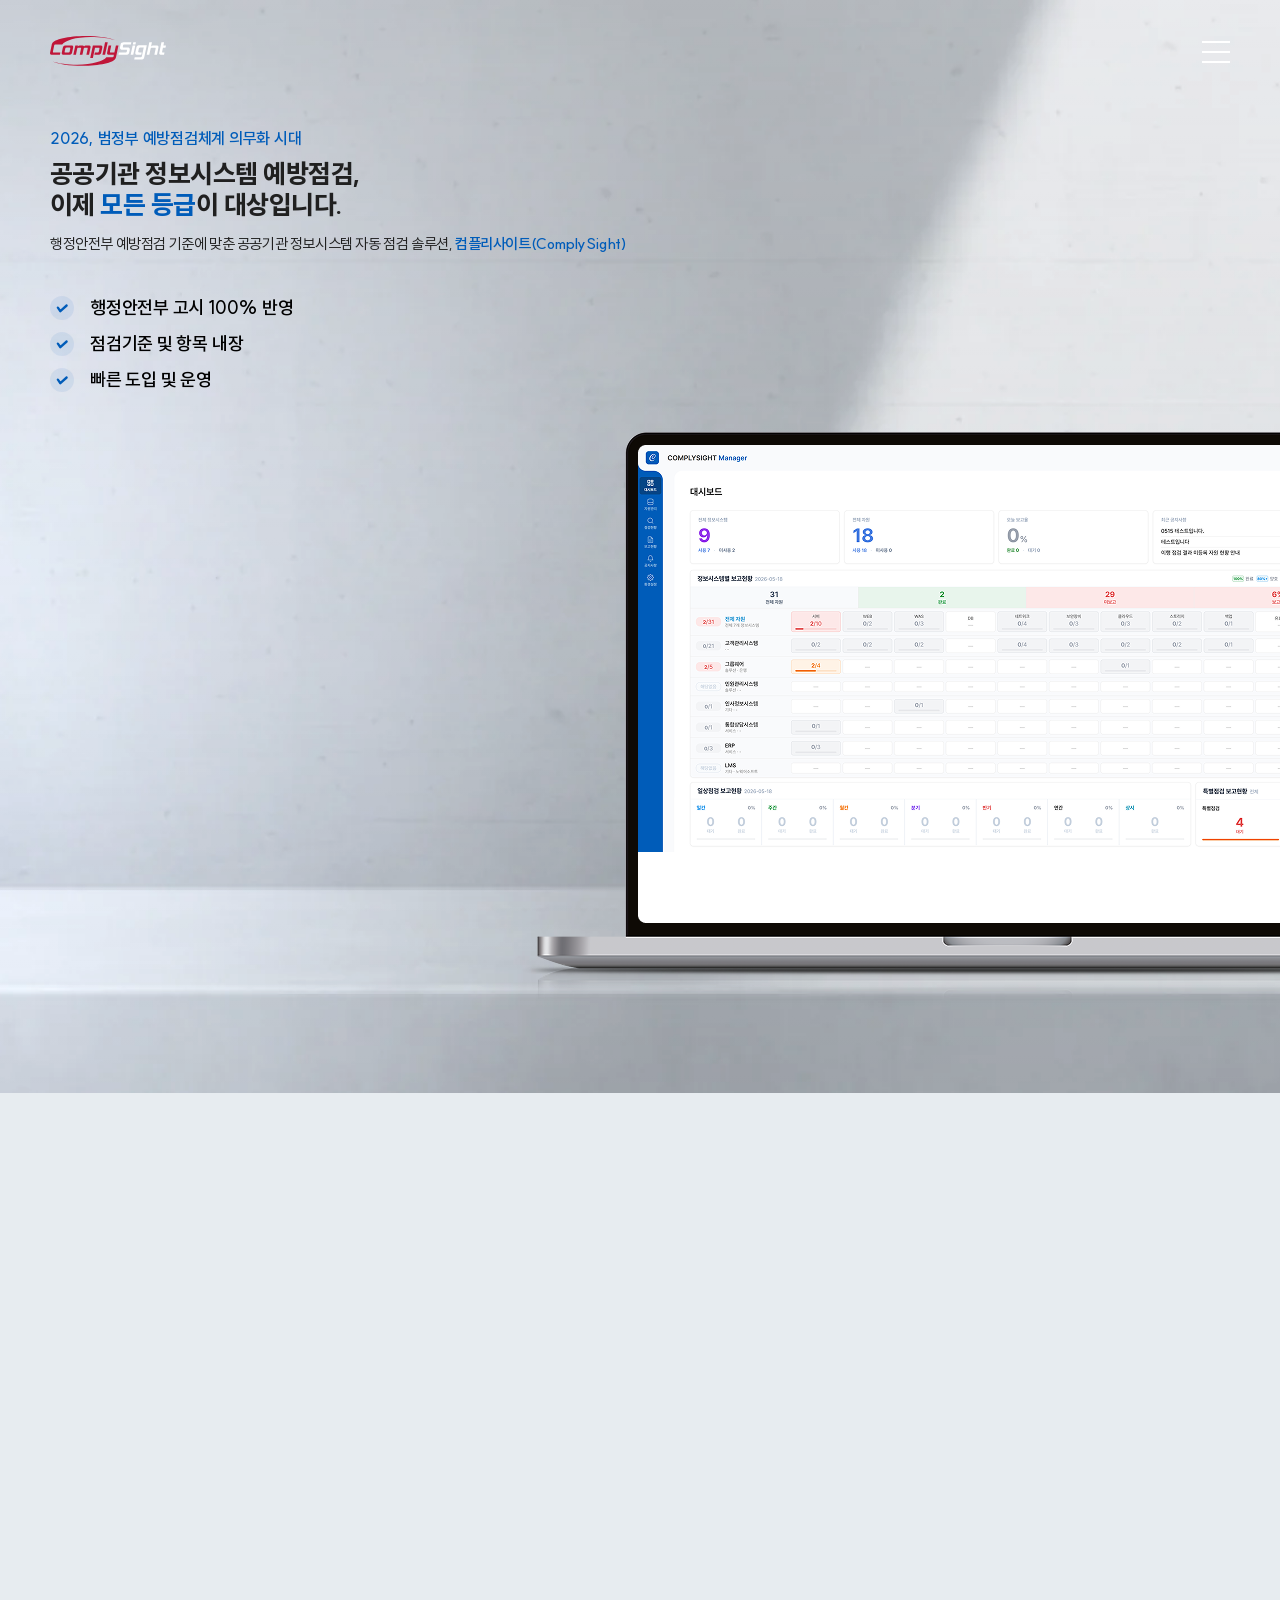
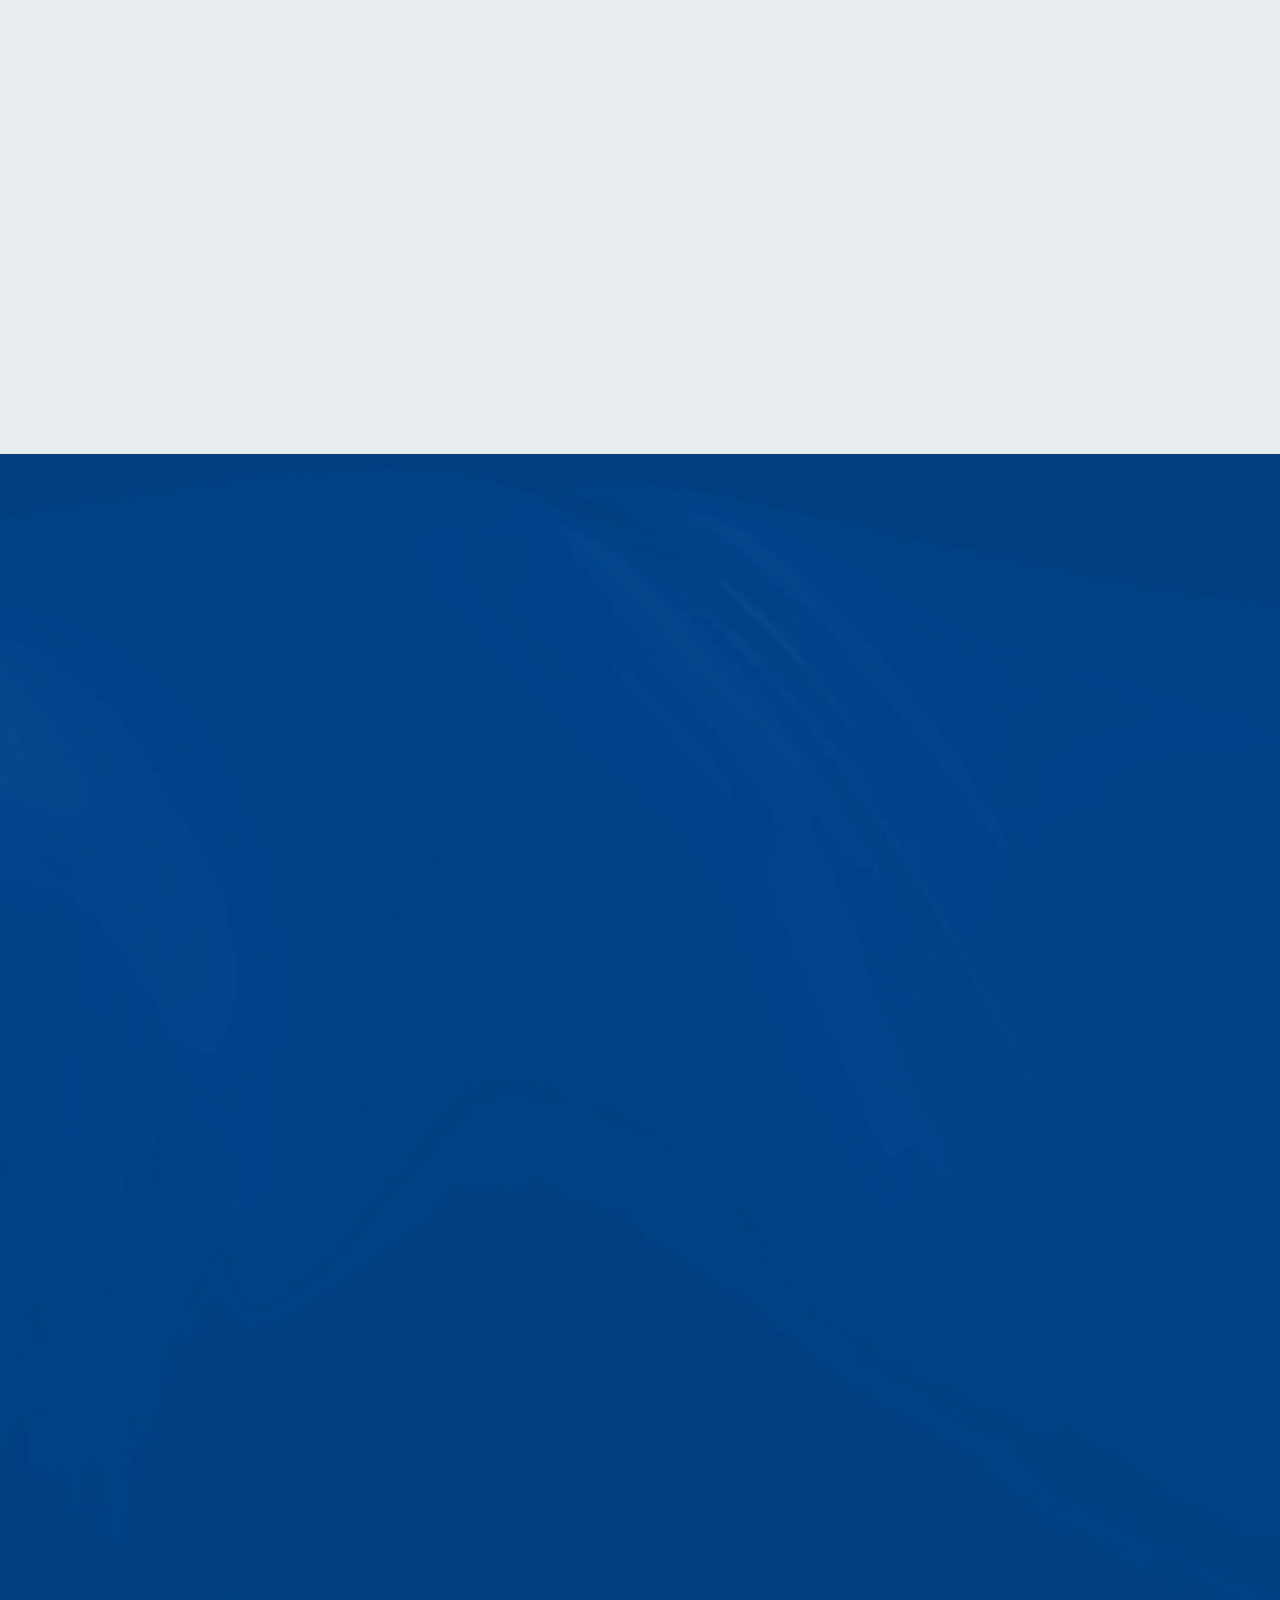
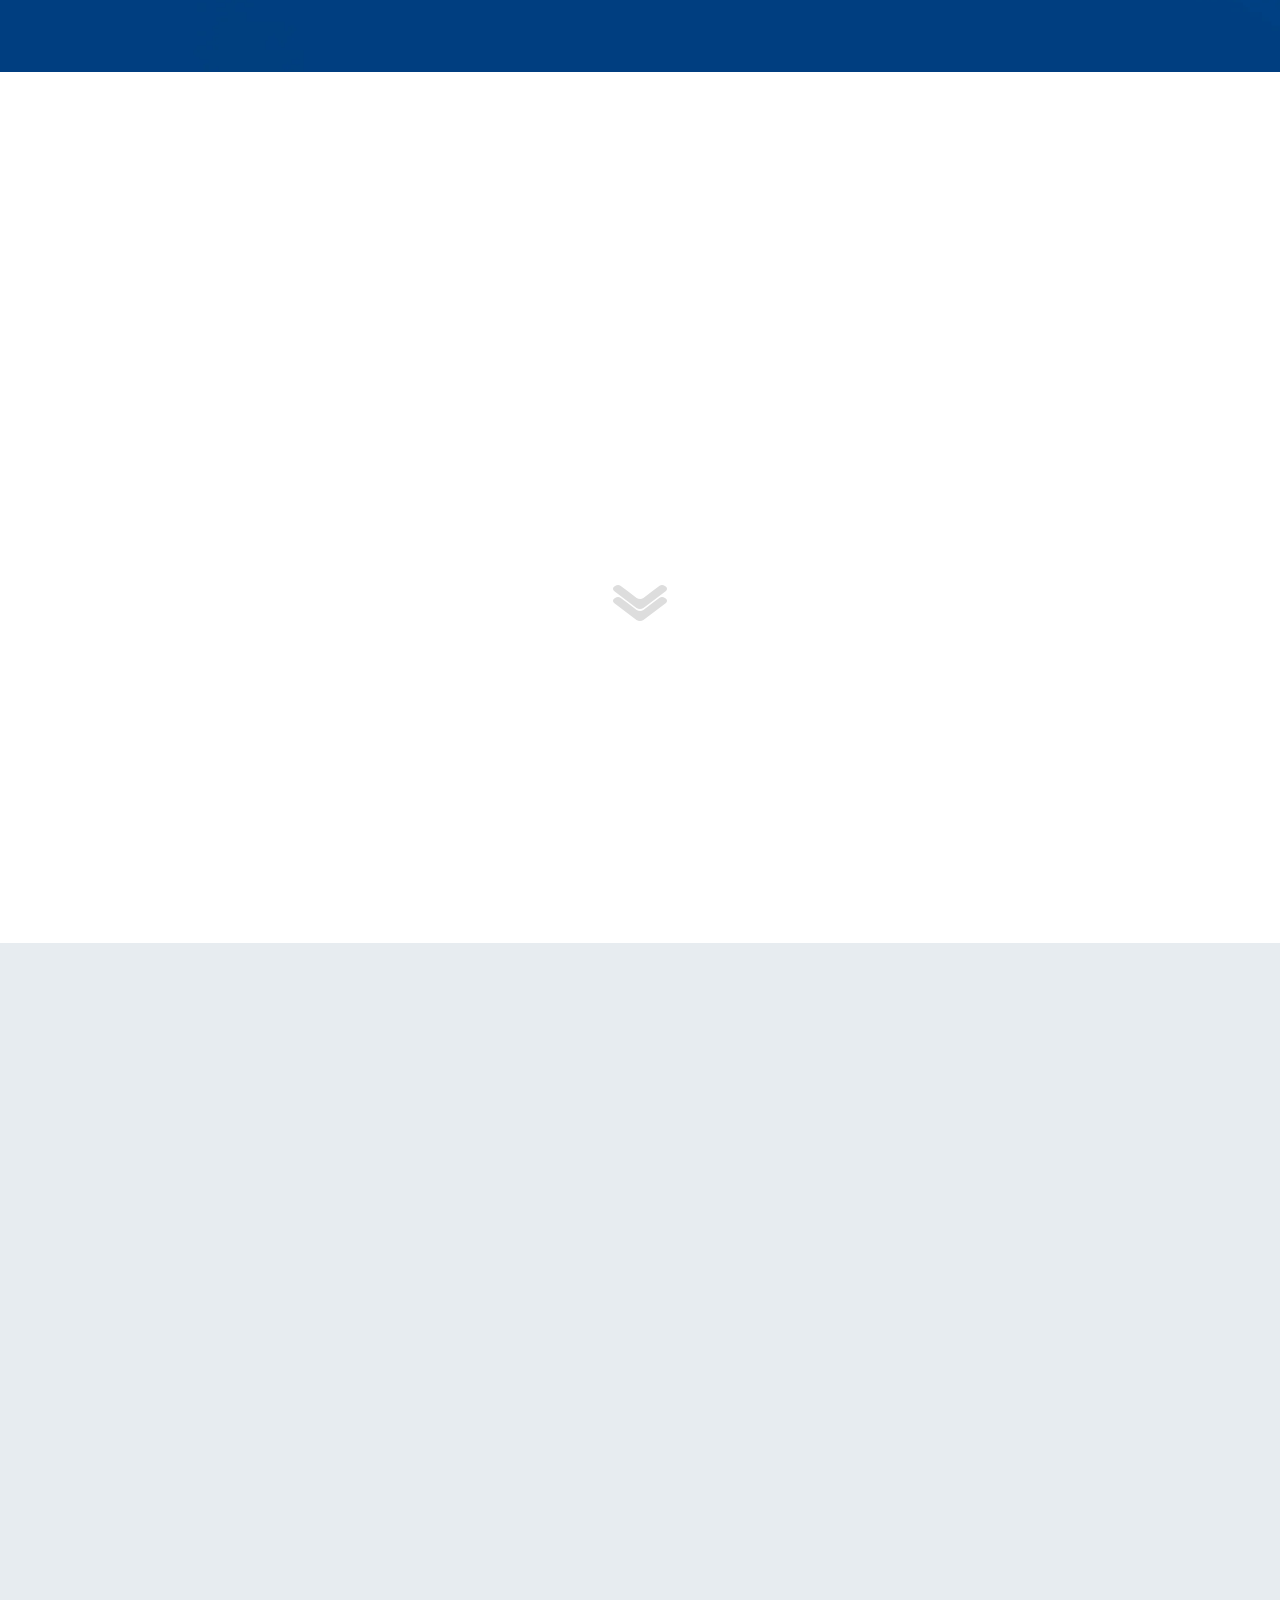
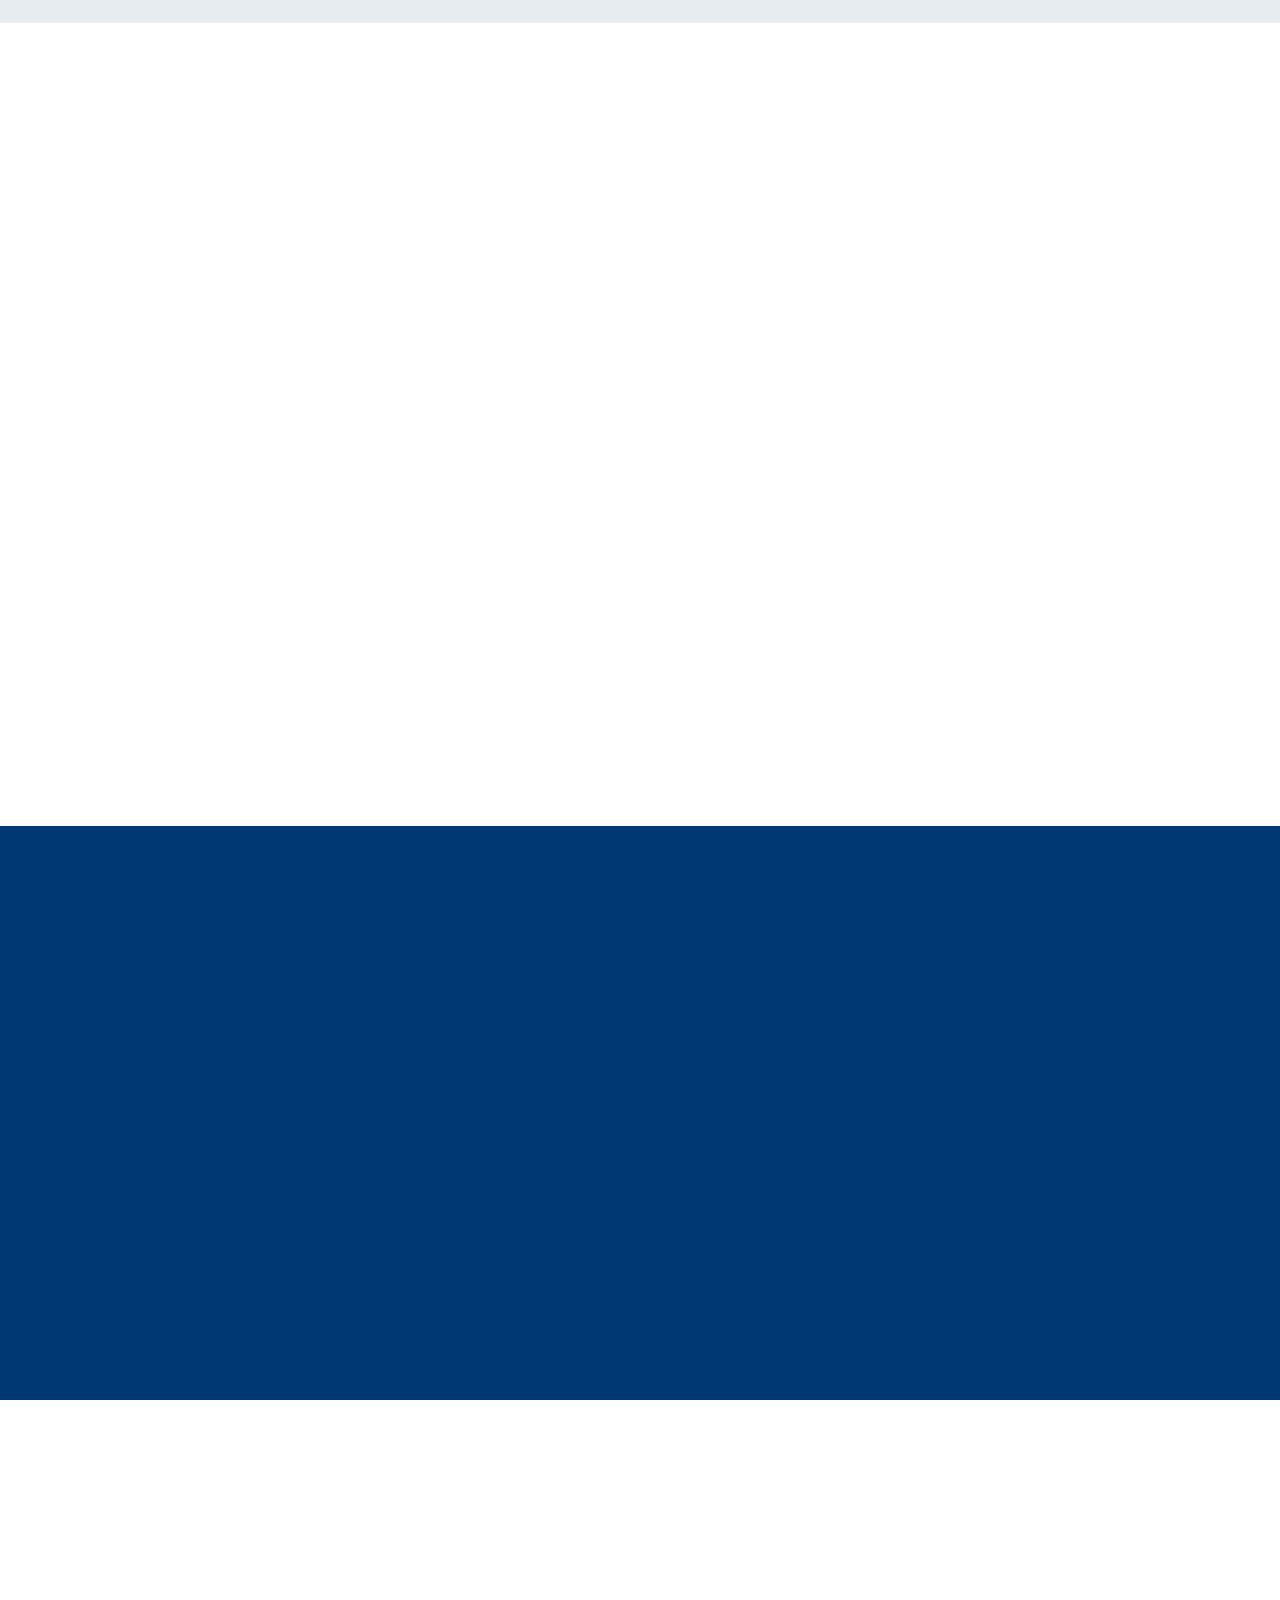
<file: main.html>
<!DOCTYPE html>
<html lang="ko">

<head>
	<meta charset="UTF-8">
	<meta name="viewport" content="width=device-width, initial-scale=1.0">
	<title>컴플리사이트 랜딩페이지</title>
	<link rel="icon" href="assets/icons/favicon.ico">
	<link rel="stylesheet" href="css/common.css">
	<link rel="stylesheet" href="css/main.css">

</head>

<body>
	<div id="wrapper">
		<div class="contents-wrap">
			<!-- 헤더 -->
			<div class="header" id="header">
				<div class="contents-wrap">
					<div class="logo">
						<svg class="logo-svg" width="150" height="39" viewBox="0 0 150 39" fill="none"
							xmlns="http://www.w3.org/2000/svg" role="img" aria-label="컴플리사이트 로고">
							<path
								d="M28.6652 20.8664C28.5383 21.564 28.3481 22.1982 28.0944 22.6422C27.9041 23.0861 27.587 23.4032 27.2699 23.6569C26.9528 23.9106 26.5088 24.1009 25.938 24.1643C25.3672 24.2277 24.733 24.2912 23.9085 24.2912H18.581C17.3126 24.2912 16.4247 24.1643 15.9173 23.9106C15.4099 23.6569 15.1562 23.1496 15.1562 22.3885C15.1562 21.9445 15.2197 21.4372 15.3465 20.8664L16.4881 15.6023C16.6784 14.9047 16.8686 14.2704 17.0589 13.8265C17.2492 13.3825 17.5663 13.002 17.8834 12.8117C18.2005 12.558 18.6445 12.4312 19.2153 12.3044C19.7226 12.2409 20.4203 12.1775 21.1813 12.1775H26.5088C27.2065 12.1775 27.7773 12.2409 28.2212 12.3044C28.6652 12.3678 29.0457 12.4946 29.2994 12.6215C29.5531 12.7483 29.7433 12.9386 29.8702 13.1923C29.997 13.446 29.997 13.7631 29.997 14.0802C29.997 14.5241 29.9336 15.0315 29.8068 15.6023L28.6652 20.8664ZM25.4941 19.6613L26.1283 16.7439C26.1917 16.3 26.2551 15.9828 26.2551 15.7926C26.2551 15.4755 26.1283 15.2852 25.938 15.1584C25.7477 15.0949 25.3038 15.0315 24.6061 15.0315H21.879C21.4985 15.0315 21.1813 15.0315 20.9277 15.0949C20.674 15.0949 20.4837 15.2218 20.2934 15.2852C20.1032 15.412 20.0397 15.5389 19.9129 15.7926C19.8495 16.0463 19.7226 16.3 19.6592 16.7439L19.025 19.6613C18.9616 20.1053 18.8981 20.4224 18.8981 20.6127C18.8981 20.9298 19.025 21.12 19.2153 21.2469C19.4055 21.3103 19.8495 21.3737 20.5471 21.3737H23.2743C23.7182 21.3737 24.0353 21.3737 24.289 21.3103C24.5427 21.2469 24.733 21.1835 24.9233 21.0566C25.0501 20.9298 25.1769 20.7395 25.3038 20.5492C25.3672 20.359 25.4306 20.0419 25.4941 19.6613Z"
								fill="#C01639" />
							<path
								d="M50.4845 24.2912H47.0597L48.6453 16.8073C48.7087 16.4268 48.7721 16.1097 48.7721 15.856C48.7721 15.5389 48.6453 15.3486 48.455 15.2218C48.2647 15.1584 47.8208 15.0949 47.1231 15.0949H45.7913C45.3473 15.0949 45.0302 15.0949 44.7765 15.1584C44.5228 15.2218 44.3325 15.2852 44.1423 15.412C44.0154 15.5389 43.8886 15.7292 43.7617 15.9194C43.6983 16.1731 43.5715 16.4268 43.5081 16.8073L41.9225 24.2912H38.4977L40.2735 15.856C40.2735 15.5389 40.1467 15.3486 39.9564 15.2218C39.7661 15.1584 39.3222 15.0949 38.6245 15.0949H37.3561C36.9121 15.0949 36.595 15.0949 36.3413 15.1584C36.0877 15.2218 35.8974 15.2852 35.7071 15.412C35.5803 15.5389 35.4534 15.7292 35.3266 15.9194C35.2632 16.1731 35.1363 16.4268 35.0729 16.8073L33.5508 24.2912H30.126L32.7263 12.1775H36.1511L35.834 13.6996C36.4682 12.6849 37.3561 12.1775 38.4343 12.1775H40.6541C41.8591 12.1775 42.747 12.3044 43.1909 12.4946C43.6983 12.6849 43.952 13.0654 44.0154 13.6362C44.2057 13.1923 44.5862 12.8752 45.0936 12.6215C45.6644 12.3678 46.2352 12.2409 46.806 12.2409H49.0258C50.2942 12.2409 51.2456 12.3678 51.7529 12.6215C52.2603 12.8752 52.514 13.3825 52.514 14.1436C52.514 14.5241 52.4506 15.0315 52.2603 15.6657L50.4845 24.2912Z"
								fill="#C01639" />
							<path
								d="M66.3402 20.8657C66.2133 21.5633 66.023 22.1976 65.7694 22.6415C65.5157 23.0855 65.262 23.466 64.8814 23.6563C64.5009 23.91 64.057 24.0368 63.5496 24.1637C63.0422 24.2271 62.3446 24.2905 61.5835 24.2905H57.3976L58.0318 21.3731H60.9493C61.3932 21.3731 61.7738 21.3731 62.0274 21.3097C62.2811 21.2462 62.4714 21.1828 62.6617 21.056C62.7885 20.9291 62.9154 20.7389 62.9788 20.5486C63.0422 20.3583 63.1056 20.0412 63.2325 19.7241L63.8667 16.8067C63.9301 16.4261 63.9935 16.109 63.9935 15.9188C63.9935 15.6016 63.8667 15.4114 63.6764 15.2845C63.4862 15.1577 63.0422 15.1577 62.3446 15.1577H58.2221L55.4315 28.4129H52.0067L55.4315 12.2403H64.3106C65.5791 12.2403 66.467 12.3671 66.9744 12.6208C67.4818 12.8745 67.7354 13.3819 67.7354 14.1429C67.7354 14.5869 67.672 15.0943 67.5452 15.6651L66.3402 20.8657Z"
								fill="#C01639" />
							<path d="M71.2225 24.2897H67.7978L71.2225 8.18044H74.6474L71.2225 24.2897Z"
								fill="#C01639" />
							<path class="logo-wm"
								d="M102.553 20.8673C102.363 21.565 102.173 22.1992 101.982 22.6432C101.792 23.0871 101.475 23.4042 101.158 23.6579C100.841 23.9116 100.397 24.1019 99.8261 24.1653C99.3187 24.2287 98.6211 24.2921 97.7966 24.2921H88.4735L89.1077 21.3747H97.1623C97.5429 21.3747 97.86 21.3747 98.1137 21.3113C98.3674 21.2479 98.5576 21.1845 98.7479 21.121C98.9382 20.9942 99.0016 20.8673 99.1284 20.6137C99.1918 20.36 99.3187 20.1063 99.3821 19.6623L99.4455 19.2818C99.509 18.8378 99.5724 18.5207 99.5724 18.3305C99.5724 17.8231 99.2553 17.6328 98.621 17.6328H93.6741C92.6594 17.6328 91.8983 17.4425 91.2641 16.9986C90.6933 16.5546 90.3762 15.9838 90.3762 15.2862C90.3762 15.2228 90.3762 15.0959 90.3762 15.0325C90.3762 14.9691 90.3762 14.8422 90.4396 14.7788L91.1372 11.5443C91.3275 10.8466 91.5177 10.2124 91.708 9.76845C91.8983 9.32449 92.2154 8.94396 92.5325 8.75369C92.8496 8.5 93.2936 8.37316 93.8644 8.24631C94.3718 8.18289 95.0694 8.11947 95.8305 8.11947H105.217L104.583 11.0369H96.5915C96.211 11.0369 95.8939 11.0369 95.6402 11.1003C95.3865 11.1637 95.1962 11.2272 95.006 11.2906C94.8157 11.4174 94.7523 11.5443 94.6254 11.798C94.562 12.0516 94.4352 12.3053 94.3717 12.7493L94.3083 13.1298C94.2449 13.5738 94.1815 13.8909 94.1815 14.0812C94.1815 14.3983 94.3083 14.5885 94.4986 14.7154C94.7523 14.7788 95.1328 14.8422 95.8305 14.8422H100.524C102.3 14.8422 103.187 15.6667 103.187 17.3791C103.187 17.6962 103.187 18.0133 103.124 18.3305L102.553 20.8673Z"
								fill="currentColor" />
							<path class="logo-wm"
								d="M107.689 24.2921H104.265L106.865 12.1785H110.29L107.689 24.2921ZM110.543 10.91H107.119L107.689 8.11947H111.114L110.543 10.91Z"
								fill="currentColor" />
							<path class="logo-wm"
								d="M122.023 26.9551C121.896 27.6527 121.706 28.2869 121.452 28.7309C121.262 29.1749 120.945 29.492 120.628 29.7457C120.311 29.9993 119.867 30.1896 119.296 30.253C118.725 30.3165 118.091 30.3799 117.266 30.3799H108.895L109.529 27.4625H116.632C117.013 27.4625 117.393 27.4625 117.647 27.399C117.901 27.3356 118.091 27.2722 118.281 27.1453C118.408 27.0185 118.535 26.8282 118.662 26.638C118.725 26.4477 118.852 26.1306 118.915 25.7501L121.199 15.0317H117.076C116.632 15.0317 116.252 15.0317 115.998 15.0951C115.744 15.1585 115.554 15.222 115.364 15.3488C115.237 15.4757 115.11 15.6659 115.047 15.8562C114.983 16.0465 114.92 16.3636 114.793 16.6807L114.159 19.5981C114.095 19.9786 114.032 20.2957 114.032 20.486C114.032 20.8031 114.159 20.9934 114.349 21.1202C114.539 21.2471 114.983 21.2471 115.681 21.2471H118.598L117.964 24.1645H113.715C112.446 24.1645 111.558 24.0377 111.051 23.784C110.544 23.5303 110.29 23.0229 110.29 22.2618C110.29 21.8179 110.353 21.3105 110.48 20.7397L111.622 15.4757C111.812 14.778 112.002 14.1438 112.193 13.6998C112.383 13.2559 112.7 12.8753 113.017 12.6216C113.334 12.368 113.778 12.2411 114.349 12.1143C114.856 12.0508 115.554 11.9874 116.315 11.9874H125.194L122.023 26.9551Z"
								fill="currentColor" />
							<path class="logo-wm"
								d="M138.39 24.2921H134.966L136.551 16.8083C136.615 16.3644 136.678 16.0473 136.678 15.857C136.678 15.5399 136.551 15.3496 136.361 15.2228C136.171 15.1593 135.727 15.0959 135.029 15.0959H132.302C131.858 15.0959 131.541 15.0959 131.287 15.1593C131.034 15.2228 130.843 15.2862 130.653 15.413C130.526 15.5399 130.399 15.7301 130.272 15.9204C130.209 16.1741 130.082 16.4278 130.019 16.8083L128.433 24.2921H125.008L128.433 8.11947H131.858L130.653 13.7006C131.287 12.6859 132.175 12.1785 133.253 12.1785H136.868C138.137 12.1785 139.025 12.3053 139.532 12.559C140.039 12.8127 140.293 13.3201 140.293 14.0812C140.293 14.5251 140.23 15.0325 140.103 15.6033L138.39 24.2921Z"
								fill="currentColor" />
							<path class="logo-wm"
								d="M147.463 24.2897H144.673C143.404 24.2897 142.516 24.1628 142.009 23.9092C141.501 23.6555 141.248 23.1481 141.248 22.387C141.248 21.9431 141.311 21.4357 141.438 20.8649L144.102 8.18044H147.527L146.639 12.176H150L149.366 15.0935H146.068L145.116 19.6599C145.053 20.1038 144.99 20.4209 144.99 20.6112C144.99 20.9283 145.116 21.1186 145.307 21.2454C145.497 21.3088 145.941 21.3723 146.639 21.3723H148.097L147.463 24.2897Z"
								fill="currentColor" />
							<path
								d="M45.9811 0C23.4662 0 4.94694 4.24929 2.79058 9.64018C2.79058 9.70361 2.72716 9.70361 2.72716 9.76703C2.47347 10.211 2.34662 10.7818 2.15636 11.5429L0.190269 20.8659C0.0634242 21.4367 0 21.9441 0 22.3881C0 23.1491 0.25369 23.6565 0.761068 23.9102C1.26845 24.1639 2.15636 24.2907 3.4248 24.2907H12.8113L13.4455 21.3733H5.39089C4.75667 21.3733 4.31271 21.3099 4.05903 21.2465C3.86876 21.183 3.74191 20.9293 3.74191 20.6122C3.74191 20.4854 3.80534 20.1683 3.86876 19.6609L5.32747 12.6845C5.39089 12.3039 5.45432 12.0502 5.58116 11.7965C5.64458 11.5429 5.77143 11.416 5.96169 11.2892C6.08854 11.1623 6.34223 11.0989 6.59592 11.0355C6.8496 10.9721 7.16672 10.9721 7.61067 10.9721H15.7921C19.4706 6.08854 32.9162 1.33187 52.3868 1.33187C65.3883 1.33187 76.9312 2.98085 84.2882 5.51774C76.8044 2.2832 62.4709 0 45.9811 0Z"
								fill="#C01639" />
							<path
								d="M85.2398 12.1775L83.2737 21.3737H79.1512C78.517 21.3737 78.073 21.3103 77.8194 21.2469C77.6291 21.12 77.5022 20.9298 77.5022 20.6127C77.5022 20.359 77.5657 20.1053 77.6291 19.7248L79.2146 12.1775H75.7898L73.9506 20.8664C73.8237 21.4372 73.7603 22.008 73.7603 22.3885C73.7603 23.1496 74.014 23.6569 74.5214 23.9106C75.0288 24.1643 75.9167 24.2912 77.1851 24.2912H82.6394L82.3223 25.8133C82.2589 26.1938 82.1955 26.5109 82.0686 26.7012C82.0052 26.8915 81.8784 27.0817 81.6881 27.2086C81.5613 27.3354 81.3076 27.3988 81.0539 27.4623C80.8002 27.5257 80.4831 27.5257 80.0391 27.5257H72.9358C69.2573 32.4092 54.7336 37.1025 35.3264 37.1025C22.3249 37.1025 10.782 35.4535 3.42503 32.9166C10.782 36.278 25.1154 38.5612 41.6052 38.5612C63.9299 38.5612 82.3223 34.3753 84.7324 29.0478C84.7958 28.9844 84.7958 28.921 84.8592 28.8576C85.0495 28.4136 85.2398 27.8428 85.43 27.0817L88.5377 12.3044H85.2398V12.1775Z"
								fill="#C01639" />
						</svg>
					</div>
					<!-- pc용 -->
					<ul class="gnb lg-none">
						<li><a href="#features" class="gnb-menu">컴플리사이트</a></li>
						<li><a href="#pricing" class="gnb-menu">매니저</a></li>
						<li><a href="#contact" class="gnb-menu">센티널</a></li>
						<li><a href="#contact" class="gnb-menu">가격</a></li>
					</ul>
					<div class="buttons lg-none">
						<a href="" class="btn introbtn blackbg">예방점검 항목 확인</a>
						<a href="" class="btn introbtn bluebg">도입 문의</a>
					</div>
					<!-- //pc용 -->
					<button type="button" class="btn btn-hamburger" aria-label="메뉴 열기" aria-expanded="false"
						data-target=".menuPop">
						<span></span>
					</button>
				</div>
				<!-- 모바일 메뉴 패널 -->
				<div class="layerPop menuPop">
					<div class="layerbg backdrop"></div>
					<div class="layerpop-contents">
						<ul class="contents-top">
							<li class="logos">
								<a href="main.html" class="logo"></a>
							</li>
							<li class="otherbtns">
								<button type="button" class="btn hamburger"
									data-target=".menuPop"><span></span></button>
							</li>
						</ul>
						<ul class="menus">
							<li class="menu">
								<a href="#" class="menu-tit">컴플리사이트</a>
							</li>
							<li class="menu">
								<a href="#" class="menu-tit">
									매니저
								</a>
							</li>
							<li class="menu">
								<a href="#" class="menu-tit">
									센티널
								</a>
							</li>
							<li class="menu">
								<a href="#" class="menu-tit">
									가격
								</a>
							</li>
						</ul>
					</div>
				</div>
				<!-- <nav class="mobile-nav">
					<a href="#features" class="m-nav-link">컴플리사이트</a>
					<a href="#pricing" class="m-nav-link">매니저</a>
					<a href="#contact" class="m-nav-link">센티널</a>
					<a href="#contact" class="m-nav-link">가격</a>
					<div class="m-nav-btns">
						<a href="" class="btn introbtn blackbg">예방점검 항목 확인</a>
						<a href="" class="btn introbtn bluebg">도입 문의</a>
					</div>
				</nav> -->
			</div>
			<!-- //헤더 -->

			<div class="container">
				<!-- Part1: 컴플리사이트 인트로 -->
				<section class="section1 scene" data-scene="hero">
					<div class="contents-wrap">
						<div class="visual-contents">
							<div class="visual-top">
								<p class="visual-subtit">2026, 범정부 예방점검체계 의무화 시대</p>
								<p class="visual-tit">공공기관 정보시스템 예방점검,<br>
									이제 <span class="blue-txt">모든 등급</span>이 대상입니다.</p>
							</div>
							<p class="visual-middle">행정안전부 예방점검 기준에 맞춘 공공기관 정보시스템 자동 점검 솔루션,<br class="lg-block">
								<span class="blue-txt visual-name">컴플리사이트(ComplySight)</span>
							</p>
							<ul class="visual-bottom">
								<li class="visual-point">
									행정안전부 고시 100% 반영
								</li>
								<li class="visual-point">
									점검기준 및 항목 내장
								</li>
								<li class="visual-point">
									빠른 도입 및 운영
								</li>
							</ul>
						</div>
						<div class="visual-image">
							<img src="assets/images/section1-laptop.png" alt="">
						</div>
					</div>
				</section>
				<!-- //Part1: 컴플리사이트 인트로 -->

				<!-- Part2: 수작업 문제점 -->
				<section class="section2 scene" data-scene="problem">
					<div class="contents-wrap">
						<div class="section-head">
							<p class="section-tit">의무화된 예방점검 체계,<br>아직도 수작업으로 관리하고 계신가요?</p>
							<p class="section-subtit">흩어진 자료와 반복되는 수작업은 비효율 초래하며, <br class="md-block">결정적인 순간에 리스크로
								돌아옵니다.</p>
						</div>
						<ul class="cards">
							<li class="card">
								<div class="card-ico">
									<img src="assets/icons/section2-icon1.svg" alt="">
								</div>
								<div class="card-contents">
									<p class="card-tit">시스템별 자료 분산</p>
									<p class="card-desc">"서버, DB, WAS, 보안장비별 자료가<br>
										흩어져 점검 준비에 시간이 소요됩니다."</p>
									<p class="card-danger">자료 누락 위험</p>
								</div>
							</li>
							<li class="card">
								<div class="card-ico">
									<img src="assets/icons/section2-icon2.svg" alt="">
								</div>
								<div class="card-contents">
									<p class="card-tit">수기 점검의 한계</p>
									<p class="card-desc">"담당자마다 체크 방식이 달라<br class="lg-block">
										결과의 일관성이 떨어집니다."</p>
									<p class="card-danger">Human Error 발생</p>
								</div>
							</li>
							<li class="card">
								<div class="card-ico">
									<img src="assets/icons/section2-icon3.svg" alt="">
								</div>
								<div class="card-contents">
									<p class="card-tit">반복되는 보고서 작성</p>
									<p class="card-desc">"정기보고서(일·월·분기) 및 감사 보고서를<br>
										매번 수작업으로 취합합니다."</p>
									<p class="card-danger">보고서 취합 지연</p>
								</div>
							</li>
							<li class="card">
								<div class="card-ico">
									<img src="assets/icons/section2-icon4.svg" alt="">
								</div>
								<div class="card-contents">
									<p class="card-tit">이력 추적의 어려움</p>
									<p class="card-desc">"언제, 누가, 어떤 기준으로<br>
										점검했는지 증빙하기 어렵습니다."</p>
									<p class="card-danger">감사 대응 리스크</p>
								</div>
							</li>
						</ul>
					</div>
				</section>
				<!-- //Part2: 수작업 문제점 -->

				<!-- Part3: 자동화 점검 항목-->
				<section class="section3 scene" data-scene="table">
					<div class="contents-wrap">
						<div class="section-head">
							<p class="section-tit white-txt">행정안전부 기준,<br>
								이제 <span class="yellow-txt">자동화 점검</span>이 요구됩니다.</p>
						</div>
						<ul class="rev-contents">
							<li class="rev-left">
								<p class="rev-label">핵심 변화 3가지</p>
								<div class="change-row">
									<div class="change-item">
										<span class="change-pill">적용대상</span>
										<p class="change-from">기존 1·2등급 중심에서</p>
										<p class="change-to lightred-txt">1·2·3·4등급 전체 확대</p>
									</div>
									<div class="change-item">
										<span class="change-pill">점검체계</span>
										<p class="change-from">정보시스템 예방점검</p>
										<p class="change-to yellow-txt">3개 분야, 8개 점검 항목</p>
									</div>
									<div class="change-item">
										<span class="change-pill">운영방식</span>
										<p class="change-from">수작업 누락 방지를 위한</p>
										<p class="change-to lightgreen-txt">자동화 도구 활용 권고</p>
									</div>
								</div>
								<p class="rev-label product-label">지원 대상 자원 및 제품</p>
								<ul class="product-grid">
									<li class="product-card">
										<p class="product-tit">서버(OS)</p>
										<p class="product-sub">LIN** AIX Solaris</p>
									</li>
									<li class="product-card">
										<p class="product-tit">WEB</p>
										<p class="product-sub">Apa** Web***</p>
									</li>
									<li class="product-card">
										<p class="product-tit">WAS</p>
										<p class="product-sub">Tom** JE**</p>
									</li>
									<li class="product-card">
										<p class="product-tit">DBMS</p>
										<p class="product-sub">ORA*** MS ***</p>
									</li>
									<li class="product-card">
										<p class="product-tit">네트워크</p>
										<p class="product-sub">CIS** JUNI***</p>
									</li>
									<li class="product-card">
										<p class="product-tit">보안</p>
										<p class="product-sub">시큐** 퓨****</p>
									</li>
									<li class="product-card">
										<p class="product-tit">클라우드</p>
										<p class="product-sub">-</p>
									</li>
									<li class="product-card">
										<p class="product-tit">스토리지</p>
										<p class="product-sub">DE** HITA***</p>
									</li>
									<li class="product-card">
										<p class="product-tit">백업</p>
										<p class="product-sub">Comm*****</p>
									</li>
								</ul>
							</li>
							<li class="rev-right">
								<p class="rev-label">정보시스템 예방점검 3개분야, 8개점검 항목</p>
								<div class="table-scroll">
									<table class="table">
										<colgroup>
											<col style="width: 15%">
											<col style="width: 15%">
											<col style="width: 28%">
											<col style="width: 10%">
											<col style="width: 10%">
											<col style="width: 10%">
											<col style="width: 10%">
										</colgroup>
										<thead>
											<tr>
												<th rowspan="2">분야</th>
												<th rowspan="2">주기</th>
												<th rowspan="2">예방점검 항목</th>
												<th colspan="4">정보시스템 등급</th>
											</tr>
											<tr>
												<th class="br-none">A1</th>
												<th class="br-none">A2</th>
												<th class="br-none">A3</th>
												<th>A4</th>
											</tr>
										</thead>
										<tbody>
											<tr class="grp">
												<td rowspan="3" class="title">일상점검</td>
												<td class="txt-bold">매일</td>
												<td class="txt-left">상태 점검</td>
												<td class="txt-bold">필수</td>
												<td class="txt-bold">필수</td>
												<td class="txt-bold">필수</td>
												<td class="txt-bold">필수</td>
											</tr>
											<tr class="grp">
												<td class="txt-bold">매일</td>
												<td class="txt-left">서비스 점검</td>
												<td class="txt-bold">필수</td>
												<td class="txt-bold">필수</td>
												<td class="txt-bold">필수</td>
												<td class="txt-bold">필수</td>
											</tr>
											<tr class="grp">
												<td class="txt-bold">매월</td>
												<td class="txt-left">유효성 점검</td>
												<td class="txt-bold">필수</td>
												<td class="txt-bold">필수</td>
												<td class="txt-bold">필수</td>
												<td class="txt-bold">필수</td>
											</tr>
											<tr>
												<td rowspan="4" class="title">특별점검</td>
												<td class="txt-light">매년</td>
												<td class="txt-left">오프라인 점검</td>
												<td class="txt-bold">필수</td>
												<td class="txt-bold">필수</td>
												<td class="txt-bold">필수</td>
												<td class="txt-bold">권고</td>
											</tr>
											<tr>
												<td class="txt-light">매년</td>
												<td class="txt-left">다중화 점검</td>
												<td class="txt-bold">필수</td>
												<td class="txt-bold">필수</td>
												<td class="txt-bold">필수</td>
												<td class="txt-bold">권고</td>
											</tr>
											<tr>
												<td class="txt-light">매년</td>
												<td class="txt-left">성능 점검</td>
												<td class="txt-bold">필수</td>
												<td class="txt-bold">필수</td>
												<td class="txt-bold">필수</td>
												<td class="txt-bold">권고</td>
											</tr>
											<tr>
												<td class="txt-light">특정기간</td>
												<td class="txt-left">업무집중기간 점검</td>
												<td class="txt-bold">필수</td>
												<td class="txt-bold">필수</td>
												<td class="txt-bold">필수</td>
												<td class="txt-bold">권고</td>
											</tr>
											<tr>
												<td class="title">구조진단</td>
												<td class="txt-light">필요시</td>
												<td class="txt-left">구조진단 및 개선</td>
												<td class="txt-bold">필수</td>
												<td class="txt-bold">필수</td>
												<td class="txt-bold">필수</td>
												<td class="txt-bold">-</td>
											</tr>
										</tbody>
									</table>
								</div>
							</li>
						</ul>
					</div>
				</section>
				<!-- //Part3: 자동화 점검 항목-->

				<!-- Part4: 자동관리-->
				<section class="section4 scene" data-scene="after">
					<div class="contents-wrap">
						<div class="section-head">
							<p class="section-tit">의무화된 예방점검 체계 대응의<br>
								핵심은 자동화입니다.</p>
							<p class="section-subtit">컴플리사이트는 기존의 개별 수작업 중심 점검 방식을 벗어나, 점검 기준 설정부터 리포트 생성까지 전 과정을
								자동화합니다.</p>
						</div>
						<ul class="before-after">
							<li class="before">
								<p class="maintit">BEFORE <span class="subtit">개별 관리 · 수동 관리</span></p>
								<ul class="smallboxs">
									<li class="smallbox">기준 해석</li>
									<li class="smallbox">수동 점검</li>
									<li class="smallbox">육안 판별</li>
									<li class="smallbox">수기 보고서 작성</li>
									<li class="smallbox">수치 모니터링</li>
									<li class="smallbox">수기 보고</li>
									<li class="smallbox">수동 조치</li>
									<li class="smallbox">이력 추적</li>
								</ul>
							</li>
							<div class="arrow-down">
								<svg width="54" height="36" viewBox="0 0 54 36" fill="none"
									xmlns="http://www.w3.org/2000/svg">
									<path fill-rule="evenodd" clip-rule="evenodd"
										d="M52.3266 18.5545L30.4272 34.9503C28.4242 36.3499 25.4864 36.3499 23.4834 34.9503L1.71747 18.5545C-0.285526 17.0549 -0.686126 15.0554 1.31687 13.5558L2.11807 12.9559C3.85401 11.8562 5.85701 11.5563 7.45941 12.856C12.8007 16.8549 18.2756 20.9539 23.617 24.9529C25.62 26.3525 28.5577 26.3525 30.4272 24.9529C35.902 20.9539 41.2434 16.8549 46.5847 12.856C48.1871 11.5563 50.1901 11.8562 51.926 12.9559L52.7272 13.5558C54.7302 15.0554 54.1961 17.0549 52.3266 18.5545Z"
										fill="#DDDDDD" />
									<path fill-rule="evenodd" clip-rule="evenodd"
										d="M52.3266 6.5545L30.4272 22.9503C28.4242 24.3499 25.4864 24.3499 23.4834 22.9503L1.71747 6.5545C-0.285526 5.05489 -0.686126 3.0554 1.31687 1.55579L2.11807 0.955947C3.85401 -0.14377 5.85701 -0.443692 7.45941 0.855972C12.8007 4.85494 18.2756 8.95388 23.617 12.9529C25.62 14.3525 28.5577 14.3525 30.4272 12.9529C35.902 8.95388 41.2434 4.85494 46.5847 0.855972C48.1871 -0.443692 50.1901 -0.14377 51.926 0.955947L52.7272 1.55579C54.7302 3.0554 54.1961 5.05489 52.3266 6.5545Z"
										fill="#DDDDDD" />
								</svg>

							</div>
							<li class="after">
								<p class="maintit blue-txt">AFTER <span class="subtit blue-txt">통합관리 ·자동 관리</span></p>
								<ul class="smallboxs type1">
									<li class="smallbox bluebg">
										기준 내재화
										<p class="smallbox-subtit">AUTO</p>
									</li>
									<li class="smallbox bluebg">
										데이터 확보
										<p class="smallbox-subtit">AUTO</p>
									</li>
									<li class="smallbox bluebg">
										상태 판별
										<p class="smallbox-subtit">AUTO</p>
									</li>
									<li class="smallbox bluebg">
										리포트 생성
										<p class="smallbox-subtit">AUTO</p>
									</li>
									<li class="smallbox bluebg">
										점검 이력 자동 기록
										<p class="smallbox-subtit">AUTO</p>
									</li>
								</ul>
							</li>
						</ul>
					</div>
				</section>
				<!-- //Part4: 자동관리-->

				<!-- Part5: 프로세스-->
				<section class="section5 scene" data-scene="system">
					<div class="contents-wrap">
						<div class="section-head">
							<p class="section-tit">흩어진 예방점검 업무를<br>
								하나의 프로세스로 통합합니다.</p>
							<p class="section-subtit">컴플리사이트는 점검 기준 입력부터 결과 보고까지, <br class="sm-block">흩어진 점검 정보를 하나의
								프로세스로 통합합니다.</p>
						</div>
						<div class="ipo-flow">
							<div class="ipo-card ipo-input">
								<p class="ipo-head"><span class="ipo-pill dark">INPUT</span> 입력 데이터</p>
								<h3>점검 기준 · 시스템 정보</h3>
								<ul class="ipo-list">
									<li><b>시스템 구성 정보</b><span>자산 대장·네트워크 구조</span></li>
									<li><b>서버·DB·WAS 설정값</b><span>실시간 수집 대상</span></li>
									<li><b>점검 기준</b><span>행정안전부·기관 고유</span></li>
									<li><b>운영 환경 정보</b><span>보안 정책·권한 구조</span></li>
								</ul>
							</div>
							<div class="ipo-card ipo-process ">
								<p class="ipo-head"><span class="ipo-pill darker">PROCESS</span> 처리 로직</p>
								<h3>자동화된 점검 엔진</h3>
								<ul class="ipo-list">
									<li><b>기준 기반 비교</b><span>사전 정의된 기준과 자동 대조</span></li>
									<li><b>항목별 자동 판별</b><span>정상 주의 위험 상태 자동 분류</span></li>
									<li><b>결과 통합</b><span>시스템 담당자 단위로 결과 집계</span></li>
									<li><b>예외 검토 플래그</b><span>판단 필요 항목만 담당자에게 전달</span></li>
								</ul>
							</div>
							<div class="ipo-card ipo-output ">
								<p class="ipo-head"><span class="ipo-pill dark">OUTPUT</span> 결과물</p>
								<h3>신뢰 가능한 산출물</h3>
								<ul class="ipo-list">
									<li><b>점검 결과 리포트</b><span>표준 양식 · 자동 생성</span></li>
									<li><b>항목별 증빙</b><span>원천 데이터 포함</span></li>
									<li><b>이력 로그</b><span>타임스탬프 기록</span></li>
									<li><b>관리 대시보드</b><span>실시간 현황 집계</span></li>
								</ul>
							</div>
						</div>
					</div>
				</section>
				<!-- //Part5: 프로세스-->

				<!-- Part6: sentinel&manager-->
				<section class="section6" data-scene="one">
					<div class="contents-wrap">
						<div class="section-head">
							<p class="section-tit">점검보고, 보고확인<br>
								보고자와 관리자 모두 하나의 시스템으로</p>
							<p class="section-subtit">컴플리사이트는 현장에서 데이터를 수집하는 Sentinel과 관리자가 결과를 운영하는 Manager, 두 제품이
								실시간으로 연결된 통합 솔루션입니다.</p>
						</div>
						<div class="product-cols">
							<div class="product-col ">
								<p class="product-tag"><span class="ipo-pill green">SENTINEL</span> 자동 수집 · 증적 관리</p>
								<div class="product-shot">
									<img src="assets/images/section6-img1.png" alt="Sentinel 점검 결과 조회 화면">
								</div>
								<h3>자원으로부터 <span class="sentinel-txt">점검 데이터를 자동 수집</span></h3>
								<ul class="check-list green-check">
									<li>Web·WAS·DB·Server 자동 데이터 수집</li>
									<li>점검 기준에 따른 상태 자동 판별</li>
									<li>원천 증적 타임스탬프 자동 보관</li>
									<li>예약·즉시 실행 유연한 스케줄링</li>
								</ul>
							</div>
							<div class="product-col ">
								<p class="product-tag"><span class="ipo-pill blue">MANAGER</span> 통합 관리 · 대시보드</p>
								<div class="product-shot">
									<img src="assets/images/section6-img2.png" alt="Manager 통합 대시보드 화면">
								</div>
								<h3>점검 기준, 판별 결과, 리포트, <br class="sm-block"><span class="manager-txt">점검 이력을 통합
										관리</span></h3>
								<ul class="check-list blue-check">
									<li>행정안전부 기준·기관 커스텀 룰 내재화</li>
									<li>상태 자동 판별 및 대시보드 시각화</li>
									<li>정기·감사 보고서 자동 생성</li>
									<li>기관·부서·직무별 권한 관리</li>
								</ul>
							</div>
						</div>
					</div>
				</section>
				<!-- //Part6: sentinel&manager-->

				<!-- Part7: 프로세스 장점-->
				<section class="section7 scene" data-scene="benefit">
					<div class="contents-wrap">
						<div class="section-head">
							<p class="section-tit white-txt">도입 이후,<br class="lg-block">
								예방점검 업무는 체계적으로 운영됩니다.</p>
							<p class="section-subtit white-txt">기준은 내재화, 점검은 자동화, 결과는 보고서로!</p>
						</div>
						<div class="benefit-grid">
							<div class="benefit-card ">
								<div class="benefit-ico"><img src="assets/icons/section7-icon1.svg" alt=""></div>
								<div>
									<h3>반복 업무 감소</h3>
									<p>수집·분석·보고서 작성 등 반복되던 수작업이 자동화됩니다.</p>
								</div>
							</div>
							<div class="benefit-card highlight ">
								<div class="benefit-ico"><img src="assets/icons/section7-icon2.svg" alt=""></div>
								<div>
									<h3>점검 정확도 향상</h3>
									<p>Human Error가 제거되고, 시스템이 동일기준으로 판단합니다.</p>
								</div>
							</div>
							<div class="benefit-card ">
								<div class="benefit-ico"><img src="assets/icons/section7-icon3.svg" alt=""></div>
								<div>
									<h3>관리 일원화</h3>
									<p>흩어진 점검 정보가 하나의 대시보드에서 일원화됩니다.</p>
								</div>
							</div>
							<div class="benefit-card highlight ">
								<div class="benefit-ico"><img src="assets/icons/section7-icon4.svg" alt=""></div>
								<div>
									<h3>감사·사후 대응 용이</h3>
									<p>이력과 증적이 자동보관되어 언제든 즉시 제시할 수 있습니다.</p>
								</div>
							</div>
							<div class="benefit-card ">
								<div class="benefit-ico"><img src="assets/icons/section7-icon5.svg" alt=""></div>
								<div>
									<h3>업무 표준화</h3>
									<p>담당자가 바뀌어도 동일한 기준과 절차로 점검이 이어집니다.</p>
								</div>
							</div>
							<div class="benefit-card highlight ">
								<div class="benefit-ico"><img src="assets/icons/section7-icon6.svg" alt=""></div>
								<div>
									<h3>본질 업무 집중</h3>
									<p>담당자는 결과검토와 개선 기획 등 본질적 업무에 집중합니다.</p>
								</div>
							</div>
						</div>
					</div>
				</section>
				<!-- //Part7: 프로세스 장점-->

				<!-- Part8: 로드맵-->
				<section class="section8 scene" data-scene="ai">
					<div class="contents-wrap">
						<div class="section-head">
							<p class="section-tit ">컴플리사이트는<br>
								AI 기반 운영 플랫폼으로 진화합니다.</p>
							<p class="section-subtit ">점검 자동화로 데이터를 축적하고 이를 기반으로 <br class="sm-block">운영 판단을 돕는 AI 플랫폼으로
								거듭납니다.</p>
						</div>
						<p class="road-label ">• 컴플리사이트 AI 미래비전과 단계별 확장 로드맵</p>
						<div class="roadmap ">
							<div class="road-col">
								<div class="road-step s1">
									<p class="road-stage blue-txt">1단계 — 현재</p>
									<h3 class="blue-txt">예방점검체계 자동화</h3>
								</div>
								<ul class="check-list blue-check">
									<li>점검 결과 및 증적 자동 수집</li>
									<li>점검 보고서 자동 생성</li>
								</ul>
							</div>
							<div class="road-col">
								<div class="road-step s2">
									<p class="road-stage white-txt">2단계 — 2026년</p>
									<h3 class="white-txt">AI 기반 운영 지식화</h3>
								</div>
								<ul class="check-list blue-check">
									<li>자원별 매뉴얼 통합 학습</li>
									<li>운영/장애 내용 질의응답</li>
								</ul>
							</div>
							<div class="road-col">
								<div class="road-step s3">
									<p class="road-stage white-txt">3단계</p>
									<h3 class="white-txt">AI 기반 조치 추천</h3>
								</div>
								<ul class="check-list blue-check">
									<li>장애 상황별 대응 시나리오 추천</li>
									<li>내부 규정 등 다양한 분야까지</li>
								</ul>
							</div>
							<div class="road-col">
								<div class="road-step s4">
									<p class="road-stage white-txt">4단계</p>
									<h3 class="white-txt">AI 기반 선제 관리</h3>
								</div>
								<ul class="check-list blue-check">
									<li>원인 근거 제공</li>
									<li>선제 점검/조치 장비 Top n 제공</li>
								</ul>
							</div>
						</div>
					</div>
				</section>
				<!-- //Part8: 로드맵-->

				<!-- 도입&진단 버튼 -->
				<div class="cta-box">
					<p class="section-tit txt-center">예방점검체계 의무화,<br class="md-block">'컴플리사이트'로 준비하세요.</p>
					<div class="buttons">
						<a href="" class="btn cta blackbg white-txt">우리기관 진단하기</a>
						<a href="" class="btn cta bluebg white-txt">도입문의</a>
					</div>
				</div>
				<!-- //도입&진단 버튼 -->
			</div>
			<div class="footer">
				<p class="footer-brand">COMPLYSIGHT(컴플리사이트)</p>
				<p class="footer-desc">공공기관·정보시스템 예방점검 업무를 자동화하는 컴플라이언스 솔루션.</p>
				<p class="footer-copy">© 2026 Knowwhere Soft. All rights reserved.</p>
			</div>
		</div>

	</div>

	<script src="https://code.jquery.com/jquery-3.7.1.min.js"></script>
	<script src="js/main.js"></script>
</body>

</html>
</file>
<file: css/common.css>
@charset "utf-8";

@font-face {
    font-family: "SUIT";
    src: url(../assets/font/SUIT-Thin.woff2) format("woff2");
    font-weight: 100;
}
@font-face {
    font-family: "SUIT";
    src: url(../assets/font/SUIT-Light.woff2) format("woff2");
    font-weight: 300;
}
@font-face {
    font-family: "SUIT";
    src: url(../assets/font/SUIT-Regular.woff2) format("woff2");
    font-weight: 400;
}
@font-face {
    font-family: "SUIT";
    src: url(../assets/font/SUIT-Medium.woff2) format("woff2");
    font-weight: 500;
}
@font-face {
    font-family: "SUIT";
    src: url(../assets/font/SUIT-SemiBold.woff2) format("woff2");
    font-weight: 600;
}
@font-face {
    font-family: "SUIT";
    src: url(../assets/font/SUIT-Bold.woff2) format("woff2");
    font-weight: 700;
}
@font-face {
    font-family: "SUIT";
    src: url(../assets/font/SUIT-ExtraBold.woff2) format("woff2");
    font-weight: 800;
}
@font-face {
    font-family: "Pretendard";
    src: url(../assets/font/Pretendard-ExtraLight.woff2) format("woff2");
    font-weight: 100;
}
@font-face {
    font-family: "Pretendard";
    src: url(../assets/font/Pretendard-Light.woff2) format("woff2");
    font-weight: 300;
}
@font-face {
    font-family: "Pretendard";
    src: url(../assets/font/Pretendard-Medium.woff2) format("woff2");
    font-weight: 500;
}
@font-face {
    font-family: "Pretendard";
    src: url(../assets/font/Pretendard-SemiBold.woff2) format("woff2");
    font-weight: 600;
}
@font-face {
    font-family: "Pretendard";
    src: url(../assets/font/Pretendard-Bold.woff2) format("woff2");
    font-weight: 700;
}

:root {
    /* Color */
    /* Primary */
    --color-primary-100: #005cb926;
    --color-primary-200: #005cb980;
    --color-primary-300: #005cb9bf;
    --color-primary-500: #005cb9;
    --color-primary-500-rgb: 0, 87, 185;

    /* pure */
    --color-white: #fff;
    --color-black: #202020;
    --color-lightred: #ff5743;
    --color-red: #c01639;
    --color-yellow: #f5c946;
    --color-lightgreen: #31f595;
    --color-green: #1ea965;
    --color-sky: #e7ecf0;
    --color-brand: #004286;

    /* Neutral */
    --color-gray-300: #f6f6f6;
    --color-gray-500: #dddddd;
    --color-gray-600: #929292;
    --color-gray-700: #666666;
    --color-gray-800: #333333;

    /*//Color*/

    /* 1920px 기준 스케일 단위
       - 1920px 이하: 1px 고정(=1920 시안 그대로)
       - 1920px 초과: 화면 폭에 비례해 확대(1920 시안을 비율 그대로 확대)
       사용법: 길이값 N px -> calc(N * var(--u)) */
    --u: max(1px, 100vw / 1920);

    /* Font */
    --font-xsmall: calc(12 * var(--u));
    --font-small: calc(14 * var(--u));
    --font-primary: calc(16 * var(--u));
    --font-medium: calc(20 * var(--u));
    --font-large: calc(24 * var(--u));
    --font-2xlarge: calc(48 * var(--u));
    /* --font-3xlarge: 72px; */
    /* //Font */

    /* layout */
    --layout-type1: 1544px; /* 본문 공통 콘텐츠 너비 */
    --layout-type2: 1640px;

    /* //layout */
}
* {
    margin: 0;
    padding: 0;
    border: 0;
    box-sizing: border-box;
    vertical-align: baseline;
    font-family: "SUIT", "Pretendard", sans-serif;
    line-height: 100%;
}
html,
body {
    font-size: calc(16 * var(--u));
    font-family: "SUIT", "Pretendard", sans-serif;
    height: 100%;
    -webkit-overflow-scrolling: touch;
    overflow-scrolling: touch;
    /* 뷰포트 위 콘텐츠(폰트/이미지 로드 등)의 높이 변화 시 브라우저가 scrollTop을
       자동 보정(스크롤 앵커링)하면서 헤더가 의도치 않게 노출되는 것을 막는다. */
    overflow-anchor: none;
}
body {
    line-height: 100%;
    overflow-x: hidden;
    overflow-y: scroll;
}
table {
    border-collapse: collapse;
    table-layout: fixed;
    width: 100%;
    position: relative;
}

p,
span {
    word-break: keep-all;
    color: var(--color-black);
}
a {
    text-decoration: none;
    color: var(--color-black);
}
ul,
li {
    list-style: none;
}
label {
    display: inline-flex;
    align-items: center;
    column-gap: calc(8 * var(--u));
    cursor: pointer;
    position: relative;
    -webkit-user-select: none;
    -ms-user-select: none;
    user-select: none;
}

*:focus-visible {
    outline: none;
}

section {
    position: relative;
    width: 100%;
    min-height: 100vh;
}
section + section {
    padding: calc(180 * var(--u)) 0 calc(220 * var(--u));
}
img {
    max-width: 100%;
}
#wrapper {
    width: 100%;
    position: relative;
    min-height: 200px;
}
.contents-wrap {
    width: 100%;
    margin: 0 auto;
    position: relative;
    display: flex;
    flex-direction: column;
}
/* Start: 글씨 색 조정 */
.lightred-txt {
    color: var(--color-lightred);
}
.red-txt {
    color: var(--color-red);
}
.yellow-txt {
    color: var(--color-yellow);
}
.lightgreen-txt {
    color: var(--color-lightgreen);
}
.blue-txt {
    color: var(--color-primary-500);
}
.gray-txt {
    color: var(--color-gray-600);
}
.black-txt {
    color: var(--color-black);
}
.white-txt {
    color: var(--color-white) !important;
}
/* //End: 글씨 색 조정 */

/*Start: 배경색 조정 */
.bluebg {
    background-color: var(--color-primary-500);
}
.blackbg {
    background-color: var(--color-black);
}
.whitebg {
    background-color: var(--color-white);
}
/* //End: 배경색 조정 */

/* 글씨 굵기 */
.txt-light {
    font-weight: 300;
}
.txt-regular {
    font-weight: 400;
}
.txt-bold {
    font-weight: 600;
}
/* //글씨 굵기 */

/* 글씨 위치 */
.txt-left {
    text-align: left;
}
.txt-center {
    text-align: center;
}
.txt-right {
    text-align: right;
}
/* //글씨 위치 */

.buttons {
    display: flex;
    gap: calc(10 * var(--u));
}
.btn {
    cursor: pointer;
    padding: calc(5 * var(--u)) calc(10 * var(--u));
    transition: background-color 0.25s ease;
}
/* 버튼 hover: 배경을 더 어둡게 */
.btn.bluebg:hover {
    background-color: var(--color-brand);
}
.btn.blackbg:hover {
    background-color: var(--color-gray-800);
}
.lg-block {
    display: block;
}
.md-block {
    display: none;
}
/**************************Start:header ***************************/
.header {
    position: fixed;
    top: 0;
    left: 0;
    z-index: 100;
    background: transparent;
    transition:
        transform 0.35s ease,
        height 0.3s;
    display: flex;
    align-items: center;
    width: 100%;
}
.header > .contents-wrap {
    display: flex;
    flex-direction: row;
    justify-content: space-between;
    align-items: center;
    width: 100%;
    height: calc(42 * var(--u));
    margin: calc(50 * var(--u)) auto;
    max-width: 90vw;
}
.gnb {
    display: flex;
    /* 헤더 폭에 따라 좌우로 밀리지 않도록 컨테이너 정중앙에 절대 고정 */
    position: absolute;
    left: 50%;
    top: 50%;
    transform: translate(-50%, -50%);
    /* 중앙 고정(left:50%)을 유지하면서 1280→1920 구간에서 gap을 유동적으로 축소
       (1920: 90px → 1281: ~30px) → 넓은 버튼과 겹치지 않게 함. 1920↑은 --u로 확대 */
    gap: clamp(30px, calc(9.39vw - 90px), calc(90 * var(--u)));
    white-space: nowrap;
}
.gnb-menu {
    display: inline-block;
    /* 좌우 패딩도 좁아질수록 축소(20px→12px)해 메뉴 전체 폭을 줄임 */
    padding: calc(16 * var(--u)) clamp(12px, calc(1.25vw - 4px), calc(20 * var(--u)));
    border-radius: calc(8 * var(--u));
    font-size: calc(22 * var(--u));
    font-weight: 700;
    color: var(--color-black);
    white-space: nowrap;
    transition:
        background-color 0.3s ease,
        color 0.3s ease;
}
/* 메뉴가 검정색(밝은 섹션)일 때 hover 박스: 흰색 35% */
.gnb-menu:hover {
    background-color: rgba(255, 255, 255, 0.35);
}

.introbtn {
    padding: calc(11 * var(--u)) calc(25 * var(--u));
    font-size: calc(20 * var(--u));
    font-weight: 400;
    color: var(--color-white);
    border-radius: calc(21 * var(--u));
    white-space: nowrap;
    flex-shrink: 0;
    transition:
        background-color 0.3s ease,
        border-color 0.3s ease,
        color 0.3s ease;
}

/* 로고 (인라인 SVG)
   - 'ComplySight' 워드마크(.logo-wm)는 currentColor로 색을 받아 씬에 따라 전환
   - 붉은 심볼(#C01639)은 항상 고정 */
.logo-svg {
    display: block;
    width: calc(150 * var(--u));
    height: auto;
    color: var(--color-black);
    transition: color 0.3s ease;
}

/* 아래로 스크롤 시 헤더 숨김 (위로 슬라이드 아웃) */
.header.hide {
    transform: translateY(-100%);
}
/* 메뉴 열림 시 헤더 transform 제거 → 헤더가 fixed 컨테이닝 블록이 되어
   내부 menuPop이 위로 밀려 하단이 비던 문제 해결(뷰포트 전체를 덮음) */
.header.nav-open {
    transform: none !important;
}
/* 어두운(네이비) 섹션 위에서는 로고·메뉴를 흰색으로 반전해 가독성 유지 */
.header.on-dark .gnb-menu {
    color: var(--color-white);
}
/* 메뉴가 흰색(어두운 섹션·hero)일 때 hover 박스: 어두운 박스 유지 */
.header.on-dark .gnb-menu:hover {
    background-color: rgba(0, 0, 0, 0.1);
}

.header.on-dark .logo-svg {
    color: var(--color-white);
}
/* 모바일 메뉴 패널은 흰 배경 → 헤더의 on-dark(흰색 반전)와 무관하게 로고를 항상 어둡게 */
.header.on-dark .menuPop .logo-svg,
.menuPop .logo-svg {
    color: var(--color-black);
}
.btn-hamburger {
    display: none;
}
/*//헤더 효과 */
.menuPop {
    display: none;
    /* 전체 영역 무조건 흰 배경(내용/백드롭이 비치지 않게) */
    background-color: var(--color-white);
}
.contents-top {
    display: flex;
    justify-content: space-between;
}

/************************** //End:header ***************************/

/**************************Start:container ***************************/
.container {
    width: 100%;
    margin: 0 auto;
    position: relative;
}

.emphasis-dot {
    text-emphasis: filled dot var(--color-primary-500);
    -webkit-text-emphasis: filled dot var(--color-primary-500);
    text-emphasis-position: over;
    -webkit-text-emphasis-position: over;
}
/* 카드 */
.cards {
    display: grid;
    grid-template-columns: repeat(4, 1fr);
    margin-top: calc(32 * var(--u));
    padding-top: calc(40 * var(--u));
    gap: calc(8 * var(--u));
    width: 100%;
}
.card {
    background-color: var(--color-white);
    padding: calc(40 * var(--u)) calc(50 * var(--u));
    border-radius: calc(8 * var(--u));
    display: flex;
    flex-direction: column;
    align-items: center;
    transition: all 0.3s ease;
}
/* .card hover 효과(올라가기+그림자)는 main.css 모션 영역에서 정의 */
.card-contents {
    margin-top: calc(32 * var(--u));
    display: flex;
    flex-direction: column;
    align-items: center;
    gap: calc(8 * var(--u));
}
.card-ico {
    width: calc(50 * var(--u));
    height: calc(50 * var(--u));
}
.card-tit {
    font-size: var(--font-medium);
    font-weight: 400;
    line-height: 1.8;
    color: var(--color-black);
}
.card-desc {
    font-size: calc(15 * var(--u));
    font-weight: 400;
    color: var(--color-gray-700);
    text-align: center;
    line-height: 1.6;
}
.card-danger {
    font-size: calc(24 * var(--u));
    font-weight: 600;
    line-height: 1.8;
    color: var(--color-red);
}
/* //카드 */

/*----------------------Start: 레이어팝업---------------------------------------------------- */
.layerPop {
    display: none;
    width: 100%;
    height: 100dvh;
    position: fixed;
    top: 0;
    left: 0;
    right: 0;
    z-index: 100;
    overflow-y: auto;
}
.layerbg {
    position: absolute;
    top: 0;
    left: 0;
    z-index: 1;
    inset: 0;
}
.backdrop {
    background-color: rgba(0, 0, 0, 0.65);
    width: 100%;
    height: 100%;
    position: absolute;
    top: 0;
}

.layerPop-contents {
    display: flex;
    flex-direction: column;
    position: relative;
    z-index: 101;
    width: 100%;
    min-height: 100%;
    padding: 36px 20px;
    background-color: var(--color-white);
}
.layerPop .contents-area {
    position: relative;
    z-index: 2;
}
.layerPop-contents.alert {
    max-width: 400px;
    box-shadow: 0 4px 16px rgba(0, 0, 0, 0.1);
    border-radius: 20px;
    position: absolute;
    top: 50%;
    left: 50%;
    transform: translate(-50%, -50%);
    padding: 20px;
}

.layerPop-maincontent {
    display: flex;
    flex-direction: column;
    align-items: flex-start;
    justify-content: space-between;
    padding-top: 41px;
    height: calc(100% - 30px);
}
.menus {
    display: flex;
    flex-direction: column;
    gap: 20px;
}
.menu-tit {
    font-size: 22px;
    color: var(--color-black);
    font-weight: 700;
    line-height: 1.2;
    letter-spacing: -0.22px;
    transition: color 0.2s ease;
}
.menu-tit.active,
.menu-tit:hover {
    color: var(--color-primary-500);
}

.popbottomBtn {
    margin-left: auto;
}
.intro-smallbtn {
    /* --font-primary 는 main.css(:root)에서 18px로 재정의되어 16px이 되지 않으므로
       이 버튼은 16px을 직접 지정 */
    font-size: 16px;
    font-weight: 500;
    letter-spacing: 0.16px;
    padding: 12px 24px;
    border-radius: 20px;
    color: var(--color-white);
}
/* ----------------------//End: 레이어팝업----------------------------------------------------  */

/* 테이블 */
.table-scroll {
    width: 100%;
    overflow-x: auto;
    -webkit-overflow-scrolling: touch;
    border-radius: calc(14 * var(--u));
    margin-top: calc(20 * var(--u));
    /* 좌우 패딩 0: 좌측 패딩이 있으면 sticky 첫 열 왼쪽으로 스크롤 셀이 비쳐 보임 */
    padding: calc(18 * var(--u)) calc(18 * var(--u));
    background: rgba(255, 255, 255, 0.08);
    border: 1px solid transparent;
}
.table {
    width: 100%;
    min-width: calc(560 * var(--u));
    background: transparent;
    border-radius: calc(10 * var(--u));
    /* 셀 sticky(좌측 고정)가 동작하려면 collapse가 아닌 separate 필요.
       overflow:hidden은 sticky 스크롤 기준을 table로 바꿔버려 제거 */
    border-collapse: separate;
    border-spacing: 0;
}
.table th,
.table td {
    border-bottom: 1px solid rgba(255, 255, 255, 0.15);
    padding: calc(8 * var(--u)) calc(20 * var(--u));
    color: var(--color-white);
    vertical-align: middle;
    text-align: center;
    font-size: var(--font-small);
    line-height: 1.6;
    white-space: nowrap;
}
.table th {
    background: rgba(0, 0, 0, 0.25);
    border-right: 1px solid rgba(255, 255, 255, 0.25);
    font-weight: 700;
}
.table th.br-none {
    border-right: none;
}
.table thead th:last-of-type {
    border-right: none;
}
.table td {
    font-weight: 400;
}
.table td.txt-light {
    font-weight: 300;
}
.table td.txt-bold {
    font-weight: 600;
}
.table td.title {
    position: sticky;
    left: 0;
    z-index: 2;
    background-color: #124881;
    font-weight: 600;
    line-height: 1.3;
}
/* 첫 열 헤더(분야)도 함께 좌측 고정 */
.table thead tr:first-child th:first-child {
    position: sticky;
    left: 0;
    z-index: 3;
    background-color: #0f3c6b;
}
.table td.txt-left {
    text-align: left;
}
/* 일상점검 그룹 노란 강조 테두리 */
/* 좌측: rowspan 된 '일상점검' 셀이 3행 전체 좌측을 커버 (좌·상·하) */
.table tr.grp:first-of-type td:first-child {
    border-left: 2px solid var(--color-yellow);
    border-bottom: 2px solid var(--color-yellow);
}
/* 상단: 첫 행 전체 */
.table tr.grp:first-of-type td {
    border-top: 2px solid var(--color-yellow);
}
/* 하단: 마지막 행 전체 */
.table tr.grp:nth-of-type(3) td {
    border-bottom: 2px solid var(--color-yellow);
}
/* 우측: 모든 행 마지막 셀 */
.table tr.grp td:last-child {
    border-right: 2px solid var(--color-yellow);
}
/* //테이블 */

/************************** //End:container ***************************/

/**************************Start:Footer ***************************/
.footer {
    background-color: var(--color-white);
    padding: calc(60 * var(--u)) 0;
    display: flex;
    flex-direction: column;
    align-items: center;
    text-align: center;
}
.footer-brand {
    font-size: var(--font-primary);
    font-weight: 500;
    line-height: 160%;
    font-family: "Pretendard";
    letter-spacing: calc(0.32 * var(--u));
    color: var(--color-black);
}
.footer-desc {
    font-size: var(--font-primary);
    font-weight: 300;
    line-height: 160%;
    font-family: "Pretendard";
    letter-spacing: calc(0.32 * var(--u));
}
.footer-copy {
    font-size: var(--font-small);
    line-height: 160%;
    font-family: "Pretendard";
    color: var(--color-gray-700);
    margin-top: calc(20 * var(--u));
}
/************************** //End:Footer ***************************/
@media screen and (max-width: 1280px), screen and (orientation: portrait) {
    .lg-block {
        display: none;
    }
    .md-block {
        display: block;
    }
    .gnb.lg-none {
        display: none;
    }
    .buttons.lg-none {
        display: none;
    }
    /* header */
    .header > .contents-wrap {
        margin: calc(30 * var(--u)) auto;
        max-width: 100%;
        padding: 0 50px;
    }
    /* 햄버거 메뉴 */
    .btn-hamburger {
        position: relative;
        z-index: 130;
        width: 28px;
        height: 18px;
        display: block;
        background: none;
        border: none;
        cursor: pointer;
        padding: 0;
    }
    .btn-hamburger.active {
        width: 28px;
        height: 28px;
    }

    /* 햄버거 메뉴의 가운데 선 */
    .btn-hamburger span {
        position: absolute;
        top: 50%;
        left: 0;
        width: 100%;
        height: 2px;
        background-color: var(--color-white);
        transition: 0.3s;
    }

    /* 햄버거 메뉴의 위/아래 선 */
    .btn-hamburger span::before,
    .btn-hamburger span::after {
        content: "";
        position: absolute;
        left: 0;
        width: 100%;
        height: 2px;
        background-color: var(--color-white);
        transition: 0.3s;
    }
    .btn-hamburger.active span::before,
    .btn-hamburger.active span::after {
        content: "";
        position: absolute;
        left: 0;
        width: 100%;
        height: 2px;
        background-color: var(--color-black);
        transition: 0.3s;
    }
    .btn-hamburger span::before {
        top: -10px;
    }

    .btn-hamburger span::after {
        bottom: -10px;
    }

    /* 클릭(active) 시 X자 변환 애니메이션 */
    .btn-hamburger.active span {
        background-color: transparent;
        color: var(--color-black);
    }

    .btn-hamburger.active span::before {
        top: 0;
        transform: rotate(45deg);
    }

    .btn-hamburger.active span::after {
        bottom: 0;
        transform: rotate(-45deg);
    }
    /* //햄버거 메뉴 */
    .logo-svg {
        width: calc(116 * var(--u));
        z-index: 110;
    }
    /* 스크롤로 헤더가 다시 보일 때(solid)만 흰 배경 + 로고·햄버거 검정 */
    .header.solid {
        background: var(--color-white);
        box-shadow: 0 2px 12px rgba(0, 0, 0, 0.08);
    }
    .header.solid > .contents-wrap {
        margin: 16px 0;
    }
    /* 메뉴 열림 시엔 solid의 16px 마진을 쓰지 않고 비-solid와 동일(30u)로 →
       떠 있는 X 버튼 위치가 menuPop 로고와 같은 높이로 맞음 */
    .header.nav-open > .contents-wrap {
        margin: calc(30 * var(--u)) auto;
    }
    .header.solid .logo-svg {
        color: var(--color-black);
    }
    .header.solid .btn-hamburger span,
    .header.solid .btn-hamburger span::before,
    .header.solid .btn-hamburger span::after {
        background-color: var(--color-black);
    }
    /* X(active)일 때만 가운데 선 숨김 */
    .header.solid .btn-hamburger.active span {
        background-color: transparent;
    }
    /* //header */
    section + section {
        padding: calc(80 * var(--u)) 0;
    }
    .layerPop-contents {
        padding: 36px 50px;
    }
    .cards {
        grid-template-columns: repeat(2, 1fr);
        margin-top: 0;
        padding-top: calc(32 * var(--u));
    }
    .table-scroll {
        padding: 0;
    }
    /* footer */
    .footer {
        padding: calc(40 * var(--u)) calc(50 * var(--u));
    }
    .footer-brand,
    .footer-desc {
        font-size: var(--font-small);
    }
    .footer-copy {
        white-space: nowrap;
    }
    /* // footer */
}
@media screen and (max-width: 768px), screen and (orientation: portrait) {
    .header > .contents-wrap {
        padding: 0 20px;
        margin: 30px auto;
    }
    .layerPop-contents {
        padding: 36px 20px;
    }
    /* card */
    .cards {
        grid-template-columns: 1fr;
    }
    .card {
        flex-direction: row;
        padding: calc(24 * var(--u));
        align-items: flex-start;
        gap: 16px;
    }
    .card-ico {
        width: calc(40 * var(--u));
        height: calc(40 * var(--u));
        margin-top: 6px;
    }
    .card-contents {
        margin-top: 0;
        align-items: flex-start;
    }
    .card-tit {
        font-size: var(--font-primary);
    }
    .card-desc {
        font-size: var(--font-small);
        text-align: left;
    }
    .card-danger {
        font-size: var(--font-primary);
    }
    /* //card */
}
</file>
<file: css/main.css>
﻿@charset "utf-8";
:root {
    /* Color */
    --color-gray-600: #999999;
    /*//Color*/

    /* Font */
    --font-primary: calc(18 * var(--u));
    --font-large: calc(28 * var(--u));
    /* //Font */
}
/*------------------------------ 섹션별------------------------------*/
section > .contents-wrap {
    max-width: 80vw;
}

/**************************Start:section1 ***************************/
.section1 {
    /* 책상(데스크) 앞단이 항상 섹션 하단에 고정되도록 position: bottom */
    background: url(../assets/images/section1-bg.webp) no-repeat center bottom;
    background-size: cover;
    width: 100%;
    /* 히어로 전용 단위: --u와 달리 1px 클램프가 없어 1920 미만에서도 화면폭에
       비례해 자연스럽게 축소된다. 1920 이상에선 --u와 동일. (≤1280은 모바일 쿼리가 덮음) */
    --hu: calc(100vw / 1920);
}
.section1 > .contents-wrap {
    display: flex;
    flex-direction: row;
    align-items: flex-end;
    min-height: 100vh;
    /* 배경은 섹션 전체 폭을 채우고, 콘텐츠는 1920 시안과 같은 좌측 정렬(좌 200)로
       화면 폭에 비례해 배치 → 넓은 화면에서도 글씨는 좌측, 노트북은 우측으로 퍼짐 */
    max-width: 85vw;
    margin: 0 auto 0 calc(200 * var(--hu));
    padding-top: calc(260 * var(--hu));
}

.visual-contents {
    align-self: flex-start;
}
.visual-subtit {
    font-size: calc(24 * var(--hu));
    font-weight: 600;
    letter-spacing: calc(-0.24 * var(--u));
    color: var(--color-primary-500);
}
.visual-tit {
    margin-top: calc(16 * var(--hu));
    font-size: calc(52 * var(--hu));
    font-weight: 800;
    line-height: 1.2;
    letter-spacing: calc(-0.52 * var(--u));
}
.visual-middle {
    margin-top: calc(32 * var(--hu));
    font-size: calc(20 * var(--hu));
    line-height: 1.6;
    letter-spacing: calc(-0.4 * var(--u));
}
.visual-name {
    font-weight: 600;
}
.visual-bottom {
    margin-top: calc(60 * var(--hu));
    display: flex;
    flex-direction: column;
    gap: calc(16 * var(--hu));
}
.visual-point {
    position: relative;
    font-size: calc(22 * var(--hu));
    font-weight: 600;
    line-height: 1;
    letter-spacing: calc(-0.22 * var(--u));
    display: flex;
    align-items: center;
    justify-content: flex-start;
}
.visual-point::before {
    position: relative;
    content: "";
    background: url(../assets/icons/chk-circle.svg) no-repeat;
    background-size: cover;
    width: calc(34 * var(--hu));
    height: calc(34 * var(--hu));
    display: inline-block;
    margin-right: calc(16 * var(--u));
}
.visual-image {
    flex: none;
    /* 968(이미지) + 40(좌측 패딩) = 1008, 화면 폭에 비례해 확대/축소 */
    width: calc(1008 * var(--hu));
    padding-left: calc(40 * var(--hu));
    /* 노트북을 하단으로 내려 밑면이 책상 표면에 닿도록 정렬 */
    align-self: flex-end;
    margin-bottom: 10vh;
}
.visual-image img {
    display: block;
    width: 100%;
    height: auto;
}
/************************** //End:section1 ***************************/

/**************************Start:section2 ***************************/
.section2 {
    background-color: var(--color-sky);
}
.section-head {
    display: flex;
    flex-direction: column;
    gap: calc(24 * var(--u));
}
.section-tit {
    font-size: var(--font-2xlarge);
    font-weight: 800;
    line-height: 1.2;
    letter-spacing: calc(-0.48 * var(--u));
    color: var(--color-black);
}

.section-subtit {
    font-size: var(--font-primary);
    font-weight: 400;
    line-height: 1.6;
}

/************************** //End:section2 ***************************/

/**************************Start:section3 ***************************/
.section3 {
    background: url(../assets/images/section3-bg-1.webp);
    background-repeat: no-repeat;
    background-size: cover;
}
.section-tit.white-txt {
    color: var(--color-white);
}
.rev-contents {
    display: flex;
    align-items: flex-start;
    justify-content: space-between;
    gap: calc(64 * var(--u));
    margin-top: calc(44 * var(--u));
}
.rev-label {
    font-size: var(--font-primary);
    font-weight: 600;
    font-family: "Pretendard";
    line-height: 1.3;
    color: var(--color-white);
}
.rev-left {
    width: calc(787 * var(--u));
}
.change-row {
    display: grid;
    grid-template-columns: repeat(3, 1fr);
    gap: calc(16 * var(--u));
    margin-top: calc(20 * var(--u));
    text-align: center;
}
.change-item {
    padding: calc(20 * var(--u)) 0;
}
.change-pill {
    display: inline-block;
    background: rgba(0, 0, 0, 0.25);
    color: var(--color-white);
    font-size: calc(15 * var(--u));
    font-weight: 600;
    font-family: "Pretendard";
    border-radius: calc(100 * var(--u));
    padding: calc(9 * var(--u)) calc(24 * var(--u));
}
.change-from {
    font-size: calc(16 * var(--u));
    line-height: 1.2;
    letter-spacing: calc(-0.32 * var(--u));
    font-weight: 300;
    font-family: "Pretendard";
    color: var(--color-white);
    margin-top: calc(16 * var(--u));
    margin-bottom: calc(3 * var(--u));
}
.change-to {
    font-size: calc(26 * var(--u));
    font-weight: 500;
    font-family: "Pretendard";
    line-height: 1.2;
    letter-spacing: calc(-0.32 * var(--u));
}
/* 지원 대상 자원 및 제품 */
.product-label {
    margin-top: calc(56 * var(--u));
}
.product-grid {
    display: grid;
    grid-template-columns: repeat(5, 1fr);
    gap: calc(10 * var(--u));
    margin-top: calc(16 * var(--u));
}
.product-card {
    background: rgba(242, 246, 249, 0.08);
    box-shadow: 0 0 0 0.25px rgba(32, 32, 32, 0.5);
    border-radius: calc(8 * var(--u));
    padding: calc(20 * var(--u));
    display: flex;
    flex-direction: column;
    gap: calc(12 * var(--u));
}
.product-tit {
    font-size: calc(15 * var(--u));
    font-weight: 600;
    color: var(--color-white);
    line-height: 1;
}
.product-sub {
    font-size: var(--font-xsmall);
    font-weight: 400;
    color: var(--color-gray-500);
    line-height: 1.3;
}

.rev-right {
    width: calc(710 * var(--u));
    flex-shrink: 0;
}

/************************** //End:section3***************************/

/**************************Start:section4 ***************************/
.before-after {
    margin-top: calc(44 * var(--u));
    display: flex;
    flex-direction: column;
    align-items: center;
    gap: calc(44 * var(--u));
}
.before-after li {
    width: 100%;
}
.maintit {
    font-size: calc(34 * var(--u));
    font-weight: 800;
    color: var(--color-gray-600);
}
.subtit {
    font-size: var(--font-large);
    font-weight: 600;
    color: var(--color-gray-600);
    letter-spacing: calc(-0.56 * var(--u));
    /* '통합관리 ·자동 관리'가 모바일에서 줄바꿈되지 않고 한 줄로 */
    white-space: nowrap;
}
.maintit.blue-txt,
.subtit.blue-txt {
    color: var(--color-primary-500);
}
.smallboxs {
    display: grid;
    grid-template-columns: repeat(8, 1fr);
    gap: calc(10 * var(--u));
    margin-top: calc(20 * var(--u));
}
.smallboxs.type1 {
    grid-template-columns: repeat(5, 1fr);
}
.smallbox {
    padding: calc(20 * var(--u)) calc(30 * var(--u));
    border-radius: calc(6 * var(--u));
    border: 1px solid var(--color-gray-500);
    background-color: #f1f1f1;
    font-size: var(--font-primary);
    font-weight: 700;
    color: var(--color-gray-700);
    text-align: center;
    display: flex;
    flex-direction: column;
    justify-content: center;
    gap: calc(10 * var(--u));
    font-family: "Pretendard";
}

.smallbox.bluebg {
    background-color: var(--color-primary-500);
    color: var(--color-white);
    transition:
        transform 0.3s ease,
        box-shadow 0.3s ease;
}
.smallbox-subtit {
    font-family: "Pretendard";
    font-size: var(--font-xsmall);
    font-weight: 400;
    color: var(--color-white);
}
/************************** //End:section4***************************/

/**************************Start:section5 ***************************/
.section5 {
    background-color: var(--color-sky);
}
.ipo-flow {
    display: grid;
    grid-template-columns: repeat(3, 1fr);
    gap: 0;
    margin-top: calc(32 * var(--u));
}
.ipo-card {
    position: relative;
    padding: calc(60 * var(--u)) calc(46 * var(--u)) calc(70 * var(--u)) calc(40 * var(--u));
    color: var(--color-white);
    min-height: calc(330 * var(--u));
    display: flex;
    flex-direction: column;
    justify-content: flex-start;
    clip-path: polygon(0 0, calc(100% - 34 * var(--u)) 0, 100% 50%, calc(100% - 34 * var(--u)) 100%, 0 100%, calc(34 * var(--u)) 50%);
}
.ipo-card:first-child {
    clip-path: polygon(0 0, calc(100% - 34 * var(--u)) 0, 100% 50%, calc(100% - 34 * var(--u)) 100%, 0 100%);
    border-radius: calc(14 * var(--u)) 0 0 calc(14 * var(--u));
}

.ipo-card:not(:first-child) {
    padding-left: calc(70 * var(--u));
}
.ipo-input {
    background: var(--color-primary-200);
    margin-right: calc(-18 * var(--u));
    z-index: 1;
}
.ipo-process {
    background: var(--color-primary-300);
    margin-right: calc(-18 * var(--u));
    z-index: 2;
}
.ipo-output {
    background: var(--color-primary-500);
    z-index: 3;
    border-radius: 0 calc(14 * var(--u)) calc(14 * var(--u)) 0;
    /* 마지막 카드: 왼쪽 노치는 유지하되 오른쪽은 화살표 없이 일직선으로 마감 */
    clip-path: polygon(0 0, 100% 0, 100% 100%, 0 100%, calc(34 * var(--u)) 50%);
}
.ipo-head {
    color: var(--color-white);
    font-size: calc(16 * var(--u));
    font-weight: 400;
    line-height: 1.6;
    margin-bottom: calc(13 * var(--u));
    gap: calc(12 * var(--u));
    display: flex;
    align-items: center;
}
.ipo-pill {
    position: relative;
    display: inline-block;
    font-size: var(--font-primary);
    line-height: 1;
    font-weight: 700;
    padding: calc(8 * var(--u)) calc(16 * var(--u));
    border-radius: calc(6 * var(--u));
    letter-spacing: calc(-0.32 * var(--u));
}

.ipo-pill.dark {
    background: var(--color-black);
    color: var(--color-white);
    font-size: calc(16 * var(--u));
}

.ipo-pill.green {
    background: var(--color-green);
    color: var(--color-white);
}
.ipo-pill.blue {
    background: var(--color-primary-500);
    color: var(--color-white);
}
/* green·blue(SENTINEL·MANAGER)는 화살표 없이 전체 둥근 pill */
.ipo-pill.green::after,
.ipo-pill.blue::after {
    display: none;
}
.ipo-pill.green,
.ipo-pill.blue {
    border-radius: calc(6 * var(--u));
}
.ipo-card h3 {
    font-size: var(--font-large);
    font-weight: 800;
    margin-bottom: calc(39 * var(--u));
}
.ipo-list {
    display: grid;
    grid-template-columns: 1fr 1fr;
    gap: calc(32 * var(--u)) calc(16 * var(--u));
}
.ipo-list li {
    padding-left: calc(12 * var(--u));
    border-left: 3px solid rgba(255, 255, 255, 0.5);
}

.ipo-list b {
    display: block;
    font-size: var(--font-primary);
    font-weight: 600;
    font-family: "Pretendard";
    margin-bottom: calc(8 * var(--u));
}
.ipo-list span {
    font-size: var(--font-small);
    font-weight: 300;
    font-family: "Pretendard";
    color: var(--color-white);
}
/************************** //End:section5***************************/

/**************************Start:section6 ***************************/

.product-cols {
    display: grid;
    grid-template-columns: 1fr 1.25fr;
    gap: calc(48 * var(--u));
    align-items: start;
    margin-top: calc(32 * var(--u));
}
.product-tag {
    font-size: calc(22 * var(--u));
    font-weight: 600;
    margin-bottom: calc(36 * var(--u));
    display: flex;
    align-items: center;
    gap: calc(10 * var(--u));
    color: var(--color-black);
}
.product-shot {
    margin-bottom: calc(30 * var(--u));
    /* hover 시 img가 위로 떠오르고 그림자(drop-shadow)가 박스 밖으로 나와도 안 잘리게 */
    overflow: visible;
    height: calc(446 * var(--u));
}
.product-shot img {
    display: block;
    width: 100%;
    height: 100%;
    object-fit: contain;
    object-position: left top;
    /* hover lift/그림자 전이(빠져나올 때도 부드럽게) */
    transition:
        transform 0.25s ease,
        filter 0.25s ease;
}
.product-col h3 {
    font-size: calc(26 * var(--u));
    font-weight: 700;
    line-height: 1.8;
    margin-bottom: calc(17 * var(--u));
}
.check-list li {
    position: relative;
    padding-left: calc(28 * var(--u));
    font-size: calc(16 * var(--u));
    font-weight: 300;
    font-family: "Pretendard";
    color: var(--color-black);
    display: flex;
    align-items: center;
    height: calc(34 * var(--u));
}
.check-list li::before {
    content: "";
    position: absolute;
    left: calc(2 * var(--u));
    top: calc(12 * var(--u));
    width: calc(16 * var(--u));
    height: calc(12 * var(--u));
    background-repeat: no-repeat;
    background-position: center;
    background-size: contain;
}
.green-check li::before {
    background-image: url("../assets/icons/chk-1.svg");
}
.blue-check li::before {
    background-image: url("../assets/icons/chk-2.svg");
}
.sentinel-txt {
    color: var(--color-green);
}
.manager-txt {
    color: var(--color-primary-500);
}
/************************** //End:section6***************************/

/**************************Start:section7***************************/
.section7 {
    background-color: #003874;
}
.benefit-grid {
    display: grid;
    grid-template-columns: repeat(3, 1fr);
    gap: calc(20 * var(--u));
    margin-top: calc(32 * var(--u));
}
.benefit-card {
    display: flex;
    gap: calc(18 * var(--u));
    align-items: flex-start;
    border-radius: calc(8 * var(--u));
    padding: calc(40 * var(--u)) calc(50 * var(--u));
    transition:
        transform 0.3s ease,
        box-shadow 0.3s ease;
}
/* card·benefit-card·smallbox.bluebg 공통 hover: 약간 올라가며 아래 그림자(플로팅 버튼처럼).
   hover-in transition은 지연 없이(등장 stagger 지연과 분리) 즉시 반응하도록 명시 */
.card.reveal:hover,
.benefit-card.reveal:hover,
.smallbox.bluebg:hover {
    transform: translateY(calc(-6 * var(--u)));
    box-shadow: 0 calc(8 * var(--u)) calc(20 * var(--u)) rgba(0, 0, 0, 0.13);
    transition:
        transform 0.25s ease,
        box-shadow 0.25s ease;
}
/* product-shot(object-fit로 레터박스됨)은 box-shadow가 빈 공백에 생기므로
   실제 이미지 모양을 따라가는 drop-shadow 사용 */
/* ipo-card: 셰브론이 서로 겹쳐 있어(뒤 카드가 위) hover 시 맨 앞으로 올려 가려짐을
   막고 살짝 떠오르게만 한다(그림자 없음). */
.ipo-card.reveal:hover {
    z-index: 10;
    transform: translateY(calc(-6 * var(--u)));
    transition: transform 0.25s ease;
}
.product-shot:hover img {
    transform: translateY(calc(-6 * var(--u)));
    filter: drop-shadow(0 calc(8 * var(--u)) calc(16 * var(--u)) rgba(0, 0, 0, 0.22));
}
.benefit-ico {
    flex: none;
    width: calc(52 * var(--u));
    height: calc(52 * var(--u));
}
.benefit-ico img {
    width: 100%;
    height: 100%;
    display: block;
}
.benefit-card h3 {
    font-size: calc(19 * var(--u));
    font-weight: 800;
    margin-bottom: calc(8 * var(--u));
    color: var(--color-primary-500);
}
.benefit-card p {
    font-size: calc(17 * var(--u));
    font-weight: 300;
    color: var(--color-black);
    line-height: 1.55;
}
.benefit-card.bluebg h3 {
    color: var(--color-white);
}
.benefit-card.bluebg p {
    color: rgba(255, 255, 255, 0.88);
}

/************************** //End:section7***************************/

/**************************Start:section8***************************/

.road-label {
    font-size: var(--font-large);
    line-height: 1.3;
    font-weight: 700;
    margin-top: calc(72 * var(--u));
    margin-bottom: calc(20 * var(--u));
}
.roadmap {
    display: grid;
    grid-template-columns: repeat(4, 1fr);
    grid-template-rows: auto auto; /* 1행: 단계(쉐브론), 2행: 설명 */
    gap: 0;
    margin-bottom: calc(30 * var(--u));
}
/* 각 열 = 단계 + 설명 한 세트. subgrid로 부모의 두 행을 공유해 열끼리 정렬 */
.road-col {
    display: grid;
    grid-template-rows: subgrid;
    grid-row: span 2;
}
.road-step {
    position: relative;
    padding: calc(26 * var(--u)) calc(30 * var(--u)) calc(26 * var(--u)) calc(46 * var(--u));
    color: var(--color-black);
    clip-path: polygon(0 0, calc(100% - 26 * var(--u)) 0, 100% 50%, calc(100% - 26 * var(--u)) 100%, 0 100%, calc(26 * var(--u)) 50%);
}
.road-col:first-child .road-step {
    clip-path: polygon(0 0, calc(100% - 26 * var(--u)) 0, 100% 50%, calc(100% - 26 * var(--u)) 100%, 0 100%);
    padding-left: calc(30 * var(--u));
    border-radius: calc(8 * var(--u)) 0 0 calc(8 * var(--u));
}
.road-col:last-child .road-step {
    border-radius: 0 calc(8 * var(--u)) calc(8 * var(--u)) 0;
}
/* 단계끼리 살짝 겹쳐 화살표(쉐브론) 사이 간격 축소 (살짝 틈은 남김).
   열로 묶여 있으므로 margin 대신 너비를 늘려 다음 열 위로 살짝 겹침 */
.road-col:not(:last-child) .road-step {
    width: calc(100% + 20 * var(--u));
}
.road-step.s1 {
    z-index: 1;
    background-color: var(--color-primary-100);
}
.road-step.s2 {
    z-index: 2;
    background: var(--color-primary-200);
}
.road-step.s3 {
    z-index: 3;
    background: var(--color-primary-300);
    color: var(--color-white);
}
.road-step.s4 {
    z-index: 4;
    background: var(--color-primary-500);
    color: var(--color-white);
}
.road-step .road-stage {
    font-size: calc(15 * var(--u));
    font-weight: 400;
    margin-bottom: calc(9 * var(--u));
}
.road-step h3 {
    font-size: calc(26 * var(--u));
    font-weight: 600;
}
.road-col .check-list {
    margin-top: calc(30 * var(--u));
    padding: 0 calc(30 * var(--u));
}
.road-col .check-list li {
    font-size: var(--font-primary);
    font-weight: 400;
    color: var(--color-black);
    margin-bottom: calc(4 * var(--u));
}
/************************** //End:section8***************************/

/*------------------------------ //섹션별------------------------------*/
.cta-box {
    background-color: var(--color-sky);
    padding: calc(120 * var(--u)) calc(188 * var(--u));
    display: flex;
    flex-direction: column;
    align-items: center;
    justify-content: center;
    gap: calc(40 * var(--u));
}
.buttons {
    gap: calc(16 * var(--u));
}
.btn.cta {
    padding: calc(14 * var(--u)) calc(40 * var(--u));
    font-size: var(--font-medium);
    font-weight: 500;
    font-family: "Pretendard";
    letter-spacing: calc(-0.04 * var(--u));
    border-radius: calc(8 * var(--u));
}

@media screen and (max-width: 1280px), screen and (orientation: portrait) {
    section {
        min-height: auto;
    }
    section > .contents-wrap {
        max-width: 100%;
        padding: 0 50px;
    }
    /* section1 */
    .section1 {
        overflow: hidden;
        background:
            linear-gradient(rgba(255, 255, 255, 0.3), rgba(255, 255, 255, 0.08)),
            url(../assets/images/section1-bg.webp) 72% bottom / cover no-repeat;
    }
    .section1 > .contents-wrap {
        flex-direction: column;
        margin: 0;
        width: 100%;
        max-width: 100%;
        min-height: 100vh;
        align-items: flex-start;
        padding: 0 50px;
    }

    .section-tit {
        font-size: var(--font-large);
        line-height: 1.3;
    }
    .section-subtit {
        font-size: var(--font-small);
    }
    .visual-contents {
        padding-top: calc(130 * var(--u));
    }
    .visual-middle {
        margin-top: calc(12 * var(--u));
        font-size: 15px;
    }
    .visual-tit {
        font-size: calc(26 * var(--u));
        margin-top: 12px;
    }
    .visual-subtit {
        font-size: calc(16 * var(--u));
    }

    .visual-bottom {
        margin-top: calc(40 * var(--u));
        gap: calc(12 * var(--u));
    }

    .visual-image {
        width: calc(968 * var(--u));
        max-width: none;
        padding-left: 0;
        align-self: flex-start;
        margin-top: calc(40 * var(--u));
        margin-bottom: 10vh;
        margin-left: 40%;
    }
    .visual-point {
        font-size: calc(18 * var(--u));
    }
    .visual-point::before {
        width: 24px;
        height: 24px;
    }
    /* //section1 */
    /* section2 */
    .section2 .section-head {
        gap: calc(33 * var(--u));
    }
    /* //section2 */

    /* section3 */
    .rev-contents {
        flex-direction: column;
    }
    .rev-left,
    .rev-right {
        width: 100%;
    }

    .product-grid {
        grid-template-columns: repeat(auto-fit, minmax(149px, 1fr));
        gap: 4px;
    }
    .product-label {
        margin-top: calc(40 * var(--u));
    }
    /* //section3 */

    /* section4 */
    .maintit {
        font-size: calc(28 * var(--u));
    }
    .subtit {
        font-size: 24px;
    }
    .smallboxs {
        grid-template-columns: repeat(5, 1fr);
        gap: calc(4 * var(--u));
        width: 100%;
        padding: calc(15 * var(--u)) 0;
    }
    .smallbox {
        gap: 6px;
        word-break: keep-all;
        text-align: center;
        padding: calc(20 * var(--u)) calc(8 * var(--u));
        height: 100%;
        font-size: var(--font-small);
    }
    .smallbox.type1 {
        padding: calc(20 * var(--u)) calc(30 * var(--u));
    }
    .smallbox.bluebg {
        font-size: calc(16 * var(--u));
    }
    .before span,
    .after span {
        display: block;
        margin-top: 8px;
    }
    /* //section4 */

    /* section5 */
    .ipo-card {
        padding: calc(24 * var(--u)) calc(40 * var(--u)) calc(32 * var(--u));
    }
    .ipo-card:not(:first-child) {
        padding-left: calc(58 * var(--u));
    }

    .ipo-head {
        font-size: var(--font-small);
    }
    .ipo-card h3 {
        font-size: calc(24 * var(--u));
        margin-bottom: calc(20 * var(--u));
    }

    .ipo-list {
        grid-template-columns: 1fr;
        gap: calc(16 * var(--u));
    }
    .ipo-list b {
        font-size: 16px;
        margin-bottom: calc(8 * var(--u));
    }
    .ipo-list span {
        font-size: var(--font-xsmall);
    }

    .ipo-pill {
        font-size: var(--font-small);
        padding: calc(6 * var(--u)) calc(16 * var(--u));
    }
    .ipo-pill.dark {
        font-size: var(--font-small);
    }
    /* //section5 */

    /* section6 */
    .product-tag {
        font-size: calc(18 * var(--u));
    }

    .product-col h3 {
        font-size: calc(21 * var(--u));
        line-height: 120%;
    }
    .product-shot {
        height: calc(236 * var(--u));
    }
    .check-list li {
        height: 24px;
        font-size: var(--font-small);
        padding-left: calc(24 * var(--u));
    }
    .check-list li::before {
        top: calc(7 * var(--u));
        width: calc(12 * var(--u));
        height: calc(10 * var(--u));
    }
    /* //section6 */

    /* section7 */
    .benefit-card {
        padding: calc(30 * var(--u));
    }
    /* //section7 */

    /* section8 */
    .road-col .check-list {
        padding: 0 calc(10 * var(--u));
    }
    .road-step .road-stage {
        font-size: var(--font-small);
        text-align: center;
    }
    .road-step h3 {
        font-size: var(--font-medium);
        text-align: center;
    }
    .road-col .check-list li {
        font-size: var(--font-small);
    }

    /* // section8 */

    /* cta-box */
    .cta-box {
        padding: 50px;
    }
    .cta-box .section-tit {
        font-size: var(--font-medium);
    }
    .btn.cta {
        padding: 12px 22px;
        font-size: 16px;
        letter-spacing: -0.32px;
        white-space: nowrap;
    }
    /* //cta-box */
}
@media screen and (max-width: 768px) {
    /* section1 */
    .section1 > .contents-wrap,
    section > .contents-wrap {
        padding: 0 20px;
    }
    .visual-image {
        width: calc(670 * var(--u));
        margin-bottom: 6vh;
        margin-left: 0;
    }

    /* //section1 */

    /* section4 */
    .smallboxs {
        grid-template-columns: repeat(3, 1fr);
    }
    .smallboxs.type1 {
        grid-template-columns: repeat(2, 1fr);
    }
    /* //section4 */

    /* section5 */
    .ipo-flow {
        grid-template-columns: 1fr;
        gap: 0;
    }
    .ipo-card {
        clip-path: polygon(0 0, 50% calc(34 * var(--u)), 100% 0, 100% calc(100% - 34 * var(--u)), 50% 100%, 0 calc(100% - 34 * var(--u)));
        margin-right: 0;
        margin-bottom: calc(-18 * var(--u));
        border-radius: 0;
        min-height: auto;
        padding: calc(50 * var(--u)) calc(40 * var(--u)) calc(60 * var(--u));
    }
    /* 첫 카드: 위는 평평, 아래만 화살표 */
    .ipo-card:first-child {
        clip-path: polygon(0 0, 100% 0, 100% calc(100% - 34 * var(--u)), 50% 100%, 0 calc(100% - 34 * var(--u)));
        border-radius: calc(14 * var(--u)) calc(14 * var(--u)) 0 0;
    }
    .ipo-card:not(:first-child) {
        padding-left: calc(30 * var(--u));
        padding-top: calc(60 * var(--u));
    }
    /* 마지막 카드: 위는 홈, 아래는 평평 */
    .ipo-output {
        clip-path: polygon(0 0, 50% calc(34 * var(--u)), 100% 0, 100% 100%, 0 100%);
        border-radius: 0 0 calc(14 * var(--u)) calc(14 * var(--u));
        margin-bottom: 0;
        /* padding-bottom: calc(30 * var(--u)); */
    }
    .ipo-list,
    .benefit-grid,
    .change-row,
    .roadmap,
    .product-cols {
        grid-template-columns: 1fr;
    }
    /* //section5 */

    /* section6 */
    .product-tag {
        margin-bottom: 16px;
    }
    .product-grid {
        grid-template-columns: repeat(3, 1fr);
    }
    .product-shot {
        height: auto;
    }
    /* //section6 */

    /* section7 */
    .benefit-card p {
        font-size: var(--font-small);
    }
    /* //section7 */

    /* section8 */
    .roadmap {
        margin-bottom: 0;
    }
    .road-label {
        font-size: 17px;
        margin-top: 32px;
    }
    .road-step {
        width: 100%;
        clip-path: polygon(0 0, 50% calc(16 * var(--u)), 100% 0, 100% calc(100% - 16 * var(--u)), 50% 100%, 0 calc(100% - 16 * var(--u)));
        border-radius: 0;
        padding: calc(34 * var(--u)) calc(30 * var(--u));
    }
    /* 세로 스택이라 가로 겹침(너비 +20)은 해제 */
    .road-col:not(:last-child) .road-step {
        width: 100%;
    }
    /* 1번째: 위 평평 + 아래 화살표 */
    .road-col:first-child .road-step {
        clip-path: polygon(0 0, 100% 0, 100% calc(100% - 16 * var(--u)), 50% 100%, 0 calc(100% - 16 * var(--u)));
        border-radius: calc(8 * var(--u)) calc(8 * var(--u)) 0 0;
    }
    /* 4번째(마지막): 위 홈 + 아래 평평(화살표 제거) */
    .road-col:last-child .road-step {
        clip-path: polygon(0 0, 50% calc(16 * var(--u)), 100% 0, 100% 100%, 0 100%);
        border-radius: 0 0 calc(8 * var(--u)) calc(8 * var(--u));
    }
    .road-col .check-list {
        margin-bottom: calc(20 * var(--u));
        margin-top: calc(5 * var(--u));
    }

    /* //section8*/
}

/**************************Start:motion (등장 효과) ***************************/
/* [기본 스타일] 점·색상은 항상 적용 (모션 비선호 사용자도 점은 보여야 함) */

/* section4 '자동 관리' 강조점: 글자마다 4x4 #c01639 점을 직접 그림 */
.auto-emph,
.auto-emph i {
    /* common.css의 span{color:black} 덮어쓰기 → 원래 파란 글자 유지 */
    color: inherit;
}
/* 모바일의 .after span{display:block} 규칙이 .auto-emph까지 줄바꿈시키므로
   inline 유지 → '통합관리 ·자동 관리'가 한 줄로 */
.after .auto-emph {
    display: inline;
    margin-top: 0;
}
/* 모바일에선 AFTER가 윗줄로 분리되어 글자 위 점이 AFTER줄과 겹친다.
   subtit 줄을 살짝 내려 점이 들어갈 여백을 확보 (PC에선 inline이라 무시됨) */
.after .subtit {
    margin-top: calc(20 * var(--u));
}
.auto-emph i {
    position: relative;
    font-style: normal;
}
.auto-emph i::before {
    content: "";
    position: absolute;
    left: 50%;
    top: calc(-4 * var(--u));
    width: calc(4 * var(--u));
    height: calc(4 * var(--u));
    border-radius: 50%;
    background-color: var(--color-red);
    transform: translateX(-50%);
}

/* BEFORE→AFTER 화살표 기본: 회색 */
.arrow-down svg {
    display: block;
    margin: 0 auto;
}
.arrow-down .chevron {
    fill: var(--color-gray-500);
}

/* [애니메이션] 모션 허용 사용자에게만 적용 (접근성) */
@media (prefers-reduced-motion: no-preference) {
    /* ---- 1) 강조점: 위에서 톡 떨어지듯 순서대로 등장 ---- */
    /* 기본(뷰 진입 전): 점은 위쪽에 숨어 있음 */
    .auto-emph i::before {
        opacity: 0;
        transform: translate(-50%, calc(-7 * var(--u)));
    }
    /* 트리거: '자동 관리'(.after)가 실제로 화면에 들어올 때 발동
       (스크롤/씬 이동으로 도달하면 그 순간 재생)
       → 위에서 톡 떨어져 제자리에 머물다, 안 보이게 위로 되돌아가 다시 떨어지는
         동작을 무한 반복. 글자마다 지연(--dot-delay)을 줘 물결치듯 순차로 떨어진다. */
    .after.is-in .auto-emph i::before {
        animation: dotDrop 2.6s ease-in-out var(--dot-delay, 0s) infinite;
    }
    .auto-emph i:nth-of-type(1)::before {
        --dot-delay: 0s;
    }
    .auto-emph i:nth-of-type(2)::before {
        --dot-delay: 0.12s;
    }
    .auto-emph i:nth-of-type(3)::before {
        --dot-delay: 0.24s;
    }
    .auto-emph i:nth-of-type(4)::before {
        --dot-delay: 0.36s;
    }
    /* 위(−7u·투명)에서 떨어져(바운스) 제자리(0·불투명)에 안착 → 잠시 머묾 →
       제자리에서 사라진 뒤 → 안 보이게 위로 복귀. 떨어지는 모습만 보이도록 구성. */
    @keyframes dotDrop {
        0% {
            opacity: 0;
            transform: translate(-50%, calc(-7 * var(--u)));
            /* 낙하 구간(0→18%)만 바운스 이징으로 '톡' 안착 */
            animation-timing-function: cubic-bezier(0.34, 1.56, 0.64, 1);
        }
        18% {
            opacity: 1;
            transform: translate(-50%, 0);
        }
        70% {
            opacity: 1;
            transform: translate(-50%, 0);
        }
        85% {
            opacity: 0;
            transform: translate(-50%, 0);
        }
        100% {
            opacity: 0;
            transform: translate(-50%, calc(-7 * var(--u)));
        }
    }

    /* ---- 2) 화살표: 화살표가 화면에 들어올 때 위→아래로 파란색이 흐른다 ---- */
    .arrow-down.is-in .chevron {
        animation: arrowFlow 1.7s ease-in-out infinite;
    }
    .arrow-down.is-in .chevron-upper {
        animation-delay: 0s;
    }
    .arrow-down.is-in .chevron-lower {
        animation-delay: 0.22s;
    }
    @keyframes arrowFlow {
        0%,
        60%,
        100% {
            fill: var(--color-gray-500);
        }
        25% {
            fill: var(--color-primary-500);
        }
    }

    /* ---- 3) 페이지 전역 스크롤 등장 효과 ---- */
    /* JS(IntersectionObserver)가 뷰포트 진입 시 .is-in 을 부여한다 */
    .reveal {
        opacity: 0;
        transform: translateY(22px);
        /* 등장은 opacity·transform 모두 stagger 지연을 받아 순차로 슬라이드+페이드.
           (hover lift는 .card/.benefit-card :hover 에서 지연 없는 별도 transition으로 즉시 동작) */
        transition:
            opacity 0.45s cubic-bezier(0.22, 0.61, 0.36, 1) var(--reveal-delay, 0s),
            transform 0.45s cubic-bezier(0.22, 0.61, 0.36, 1) var(--reveal-delay, 0s),
            box-shadow 0.3s ease;
        will-change: opacity, transform;
    }
    .reveal.is-in {
        opacity: 1;
        transform: none;
    }
    /* rev-right(테이블)는 rev-left가 먼저 뜬 뒤 살짝 늦게 등장(opacity·transform 모두 지연) */
    .rev-right.reveal {
        transition:
            opacity 0.45s cubic-bezier(0.22, 0.61, 0.36, 1) 0.2s,
            transform 0.45s cubic-bezier(0.22, 0.61, 0.36, 1) 0.2s;
    }
    /* 푸터는 cta-box가 뜬 뒤 조금 이따 등장 */
    .footer.reveal {
        --reveal-delay: 0.25s;
    }
    /* (benefit-card는 위 .reveal transition을 그대로 사용 — 순차 등장 + hover는 :hover에서 처리) */

    /* section4 BEFORE→AFTER: before는 왼쪽에서, after는 오른쪽에서 등장.
       위→아래로 쌓여 있어 스크롤하면 before → 화살표(흐름) → after 순서로 보인다.
       after는 약간 지연시켜 화살표 효과 뒤에 들어오는 느낌을 준다. */
    .before.reveal {
        transform: translateX(-32px);
    }
    .after.reveal {
        transform: translateX(-32px);
        --reveal-delay: 0.15s;
    }
    .before.reveal.is-in,
    .after.reveal.is-in {
        transform: none;
    }

    /* ---- 4) section1(hero): 글씨·이미지 순차 등장 (모바일 동일)
       .section1.is-in 일 때만 재생 → IO가 진입/이탈을 토글하므로 맨 위로 다시
       올라오면 재생된다. 평소(미진입·이탈)엔 opacity:0으로 숨김. ---- */
    .section1 .visual-subtit,
    .section1 .visual-tit,
    .section1 .visual-middle,
    .section1 .visual-point,
    .section1 .visual-image {
        opacity: 0;
    }
    .section1.is-in .visual-subtit,
    .section1.is-in .visual-tit,
    .section1.is-in .visual-middle,
    .section1.is-in .visual-point,
    .section1.is-in .visual-image {
        animation: heroIn 0.7s cubic-bezier(0.22, 0.61, 0.36, 1) both;
    }
    /* 첫 등장은 --hero-extra=0s, 재등장부터 JS가 --hero-extra를 줘 시작이 더 늦어짐 */
    .section1.is-in .visual-subtit {
        animation-delay: calc(var(--hero-extra, 0s) + 0.1s);
    }
    .section1.is-in .visual-tit {
        animation-delay: calc(var(--hero-extra, 0s) + 0.22s);
    }
    .section1.is-in .visual-middle {
        animation-delay: calc(var(--hero-extra, 0s) + 0.36s);
    }
    .section1.is-in .visual-point:nth-child(1) {
        animation-delay: calc(var(--hero-extra, 0s) + 0.5s);
    }
    .section1.is-in .visual-point:nth-child(2) {
        animation-delay: calc(var(--hero-extra, 0s) + 0.6s);
    }
    .section1.is-in .visual-point:nth-child(3) {
        animation-delay: calc(var(--hero-extra, 0s) + 0.7s);
    }
    .section1.is-in .visual-image {
        animation-name: heroImg;
        animation-duration: 0.9s;
        animation-delay: calc(var(--hero-extra, 0s) + 0.3s);
    }
    @keyframes heroIn {
        from {
            opacity: 0;
            transform: translateY(24px);
        }
        to {
            opacity: 1;
            transform: none;
        }
    }
    @keyframes heroImg {
        from {
            opacity: 0;
            transform: translateX(40px) scale(0.98);
        }
        to {
            opacity: 1;
            transform: none;
        }
    }
}
/************************** //End:motion ***************************/

/**************************Start:플로팅 진단 버튼 ***************************/
/* 공통: 흰 배경 + 파란 그라디언트 보더(둥근 모서리를 따라감).*/
/* 테두리를 그리며 도는 효과용 각도(@property라 애니메이션 가능) */
@property --fd-angle {
    syntax: "<angle>";
    initial-value: 0deg;
    inherits: false;
}
.float-diagnose {
    position: fixed;
    z-index: 90;
    right: 3%;
    bottom: 4%;
    transform: translate(-3%, -4%);

    display: inline-flex;
    align-items: center;
    gap: calc(8 * var(--u));
    padding: calc(16 * var(--u)) calc(32 * var(--u));
    /* 투명 보더 + padding-box 클립 → 흰 배경이 테두리(링) 안쪽까지만 채워지고
       바깥(테두리 영역)으로 넘치지 않음 */
    border: calc(4 * var(--u)) solid transparent;
    background-clip: padding-box;
    border-radius: 100px;
    background-color: var(--color-white);
    white-space: nowrap;
    transition:
        transform 0.25s ease,
        box-shadow 0.25s ease;
}
/* 테두리(링): ::before에 conic-gradient를 마스크로 테두리 영역만 그림.
   기본(모션 비선호)은 솔리드 파랑 테두리, 모션 허용 시 머리→꼬리가 도는 "그려지는" 테두리 */
.float-diagnose::before {
    content: "";
    position: absolute;
    inset: 0;
    border-radius: inherit;
    padding: calc(4 * var(--u));
    /* 기본(모션 비선호): #005cb9 → #002953 진한 파랑 테두리 */
    background: linear-gradient(135deg, var(--color-primary-500), #002953);
    -webkit-mask:
        linear-gradient(#000 0 0) content-box,
        linear-gradient(#000 0 0);
    -webkit-mask-composite: xor;
    mask:
        linear-gradient(#000 0 0) content-box,
        linear-gradient(#000 0 0);
    mask-composite: exclude;
    pointer-events: none;
}
.float-diagnose:hover {
    /* 위치 보정 유지 + 조금 더 위로 + 아래쪽에 옅은 그림자 */
    transform: translate(-3%, -4%) translateY(calc(-10 * var(--u)));
    box-shadow: 0 calc(10 * var(--u)) calc(22 * var(--u)) rgba(0, 0, 0, 0.18);
}
.float-diagnose-ico {
    width: calc(22 * var(--u));
    height: auto;
    flex-shrink: 0;
    vertical-align: middle;
}
.fd-line1,
.fd-line2 {
    display: inline;
    font-size: var(--font-medium);
    font-weight: 700;
    font-family: "Pretendard";
    color: var(--color-primary-500);
    line-height: 18px;
    letter-spacing: -0.4px;
}

/* 모바일: 노트북 위 중앙에 고정 — 원형이 아니라 가로 타원(pill), 글씨 2줄 */
@media screen and (max-width: 1280px) {
    .float-diagnose {
        right: 3%;
        bottom: 2%;
        transform: translate(-3%, -2%);
        gap: 12px;
        padding: 10px 24px;
        text-align: left;
        white-space: nowrap;
    }
    .float-diagnose:hover {
        /* 모바일은 자리 그대로 유지(transform 덮어쓰면 X가 0이 돼 오른쪽으로 튐) */
        transform: translate(-3%, -2%);
    }

    /* 글씨를 2줄로 */
    .fd-line1,
    .fd-line2 {
        display: block;
        font-size: 15px;
        line-height: 1.2;
        letter-spacing: -0.3px;
    }
    .float-diagnose-ico {
        width: 30px;
    }
}
/* 등장: 히어로 이미지(heroImg, 0.3s+0.9s=1.2s)가 나온 다음에 떠오른다.
   모바일 중앙정렬 transform과 충돌하지 않도록 opacity만 애니메이션.
   (reduced-motion 사용자는 기본 노출) */
@media (prefers-reduced-motion: no-preference) {
    .float-diagnose {
        opacity: 0;
        animation: floatIn 0.4s ease 0.8s both; /* 등장 1회 */
    }
    /* 테두리가 그려지며 한 바퀴 도는 효과: 얇은 투명 머리(그리는 끝) 뒤로
       #005cb9 → #002953 진한 파랑 그라디언트가 채워진다(옅은 색 구간 최소화) */
    .float-diagnose::before {
        background: conic-gradient(from var(--fd-angle), transparent 0deg, var(--color-primary-500) 28deg, #002953 360deg);
        animation: fdBorderSpin 3s linear infinite;
    }
}
@keyframes floatIn {
    from {
        opacity: 0;
    }
    to {
        opacity: 1;
    }
}
/* 0deg → 360deg 한 바퀴, 끝과 시작이 같아 끊김 없이 반복 */
@keyframes fdBorderSpin {
    to {
        --fd-angle: 360deg;
    }
}
/************************** //End:플로팅 진단 버튼 ***************************/
</file>
